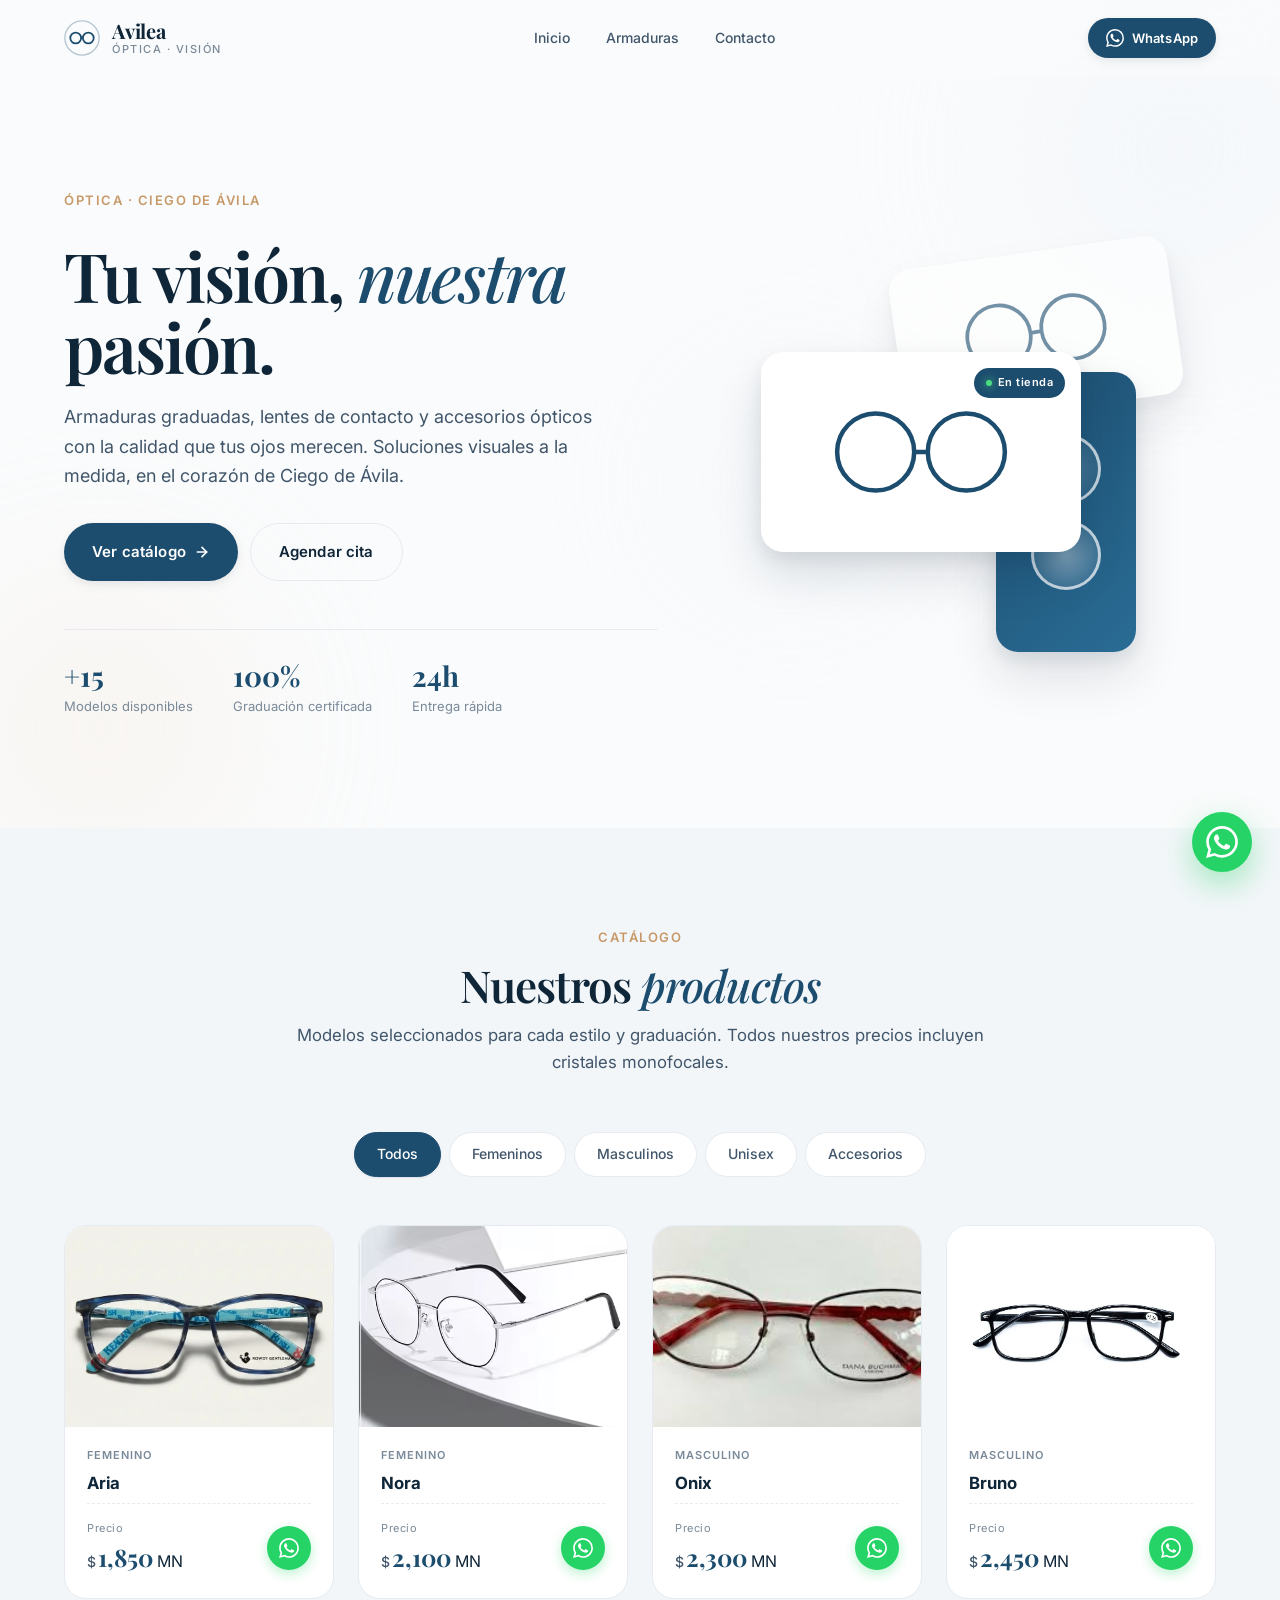
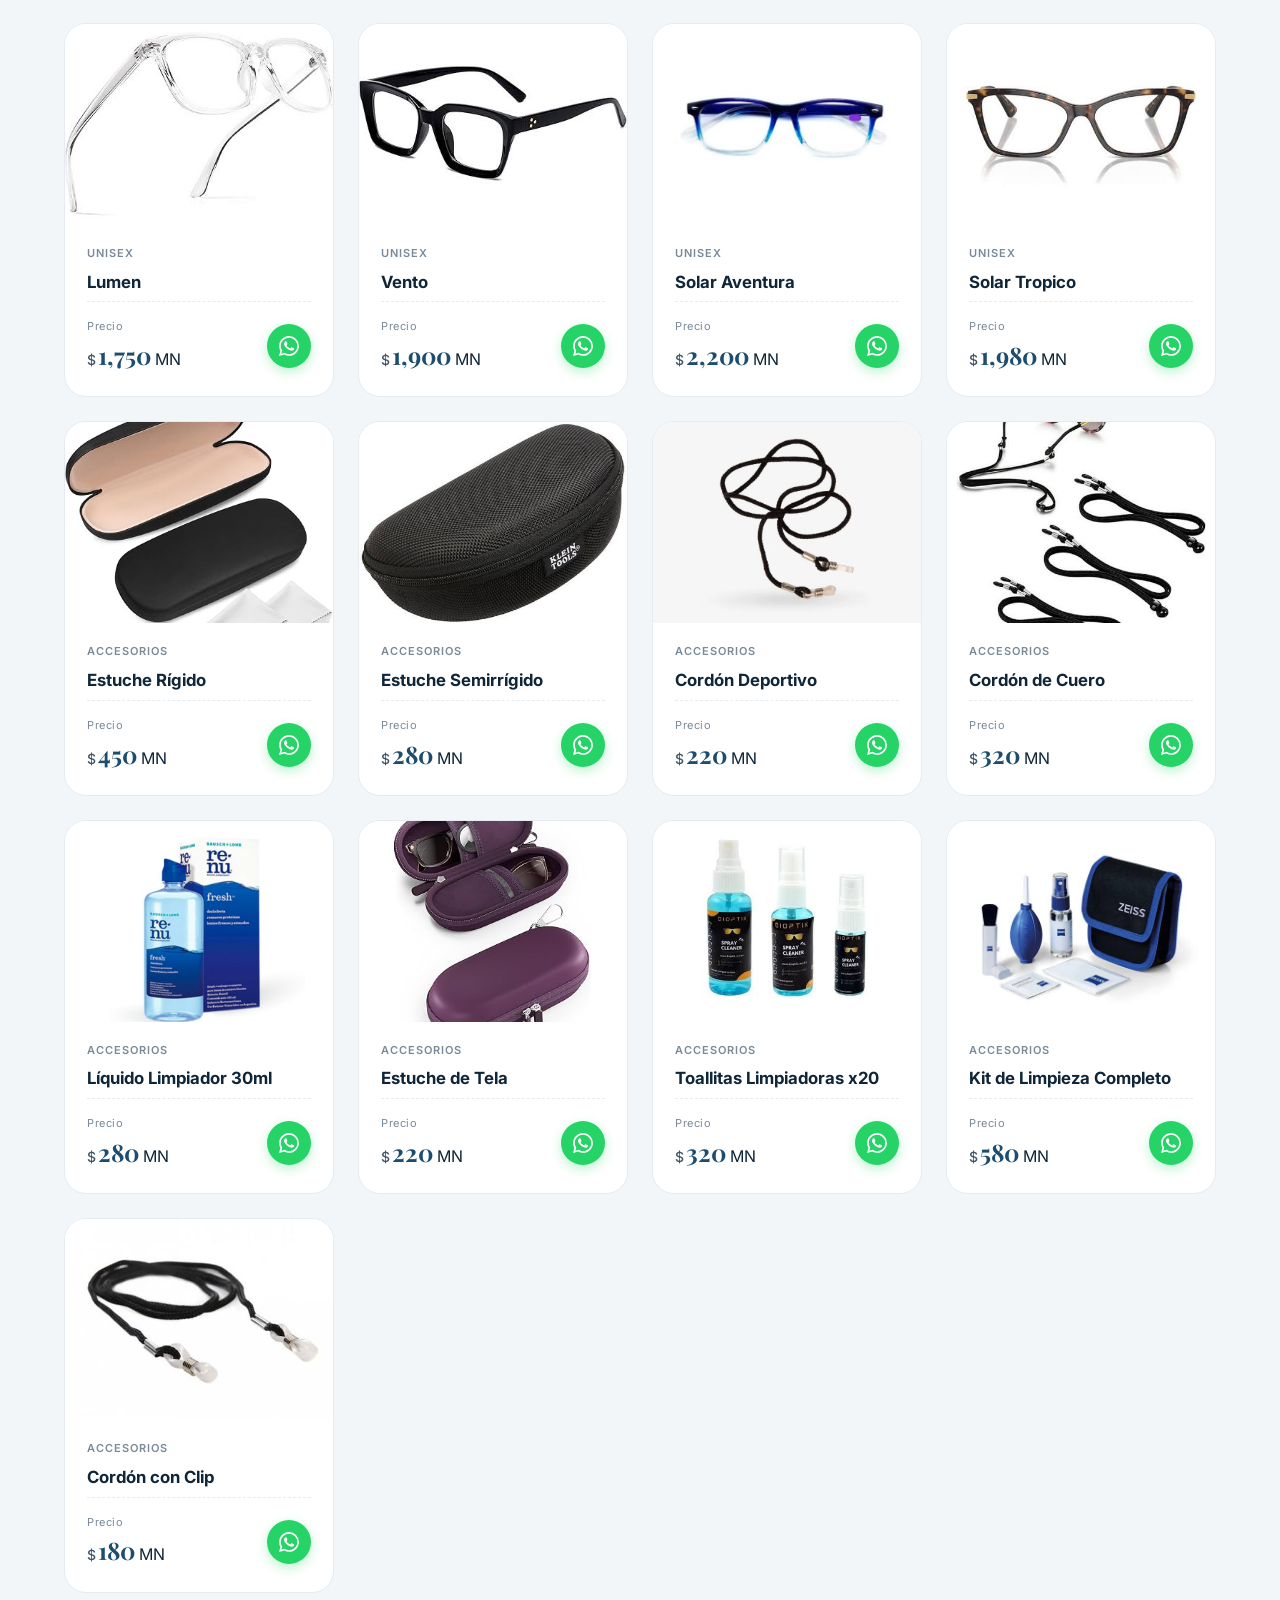
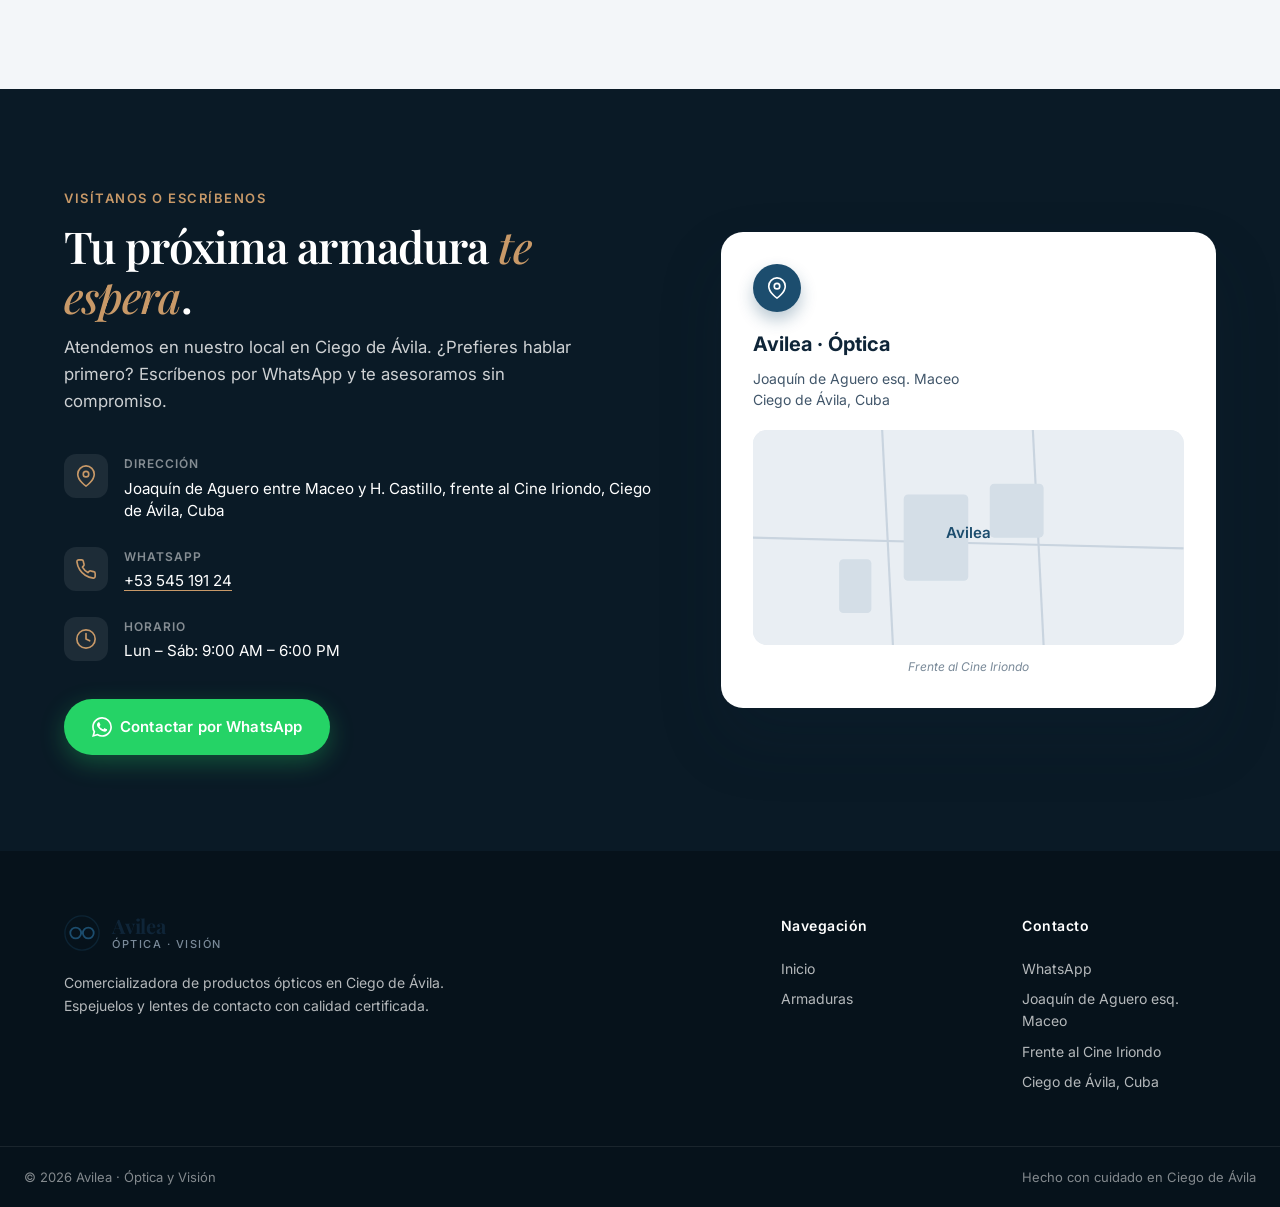
<file: index.html>
<!DOCTYPE html>
<html lang="es">
<head>
  <meta charset="UTF-8" />
  <meta name="viewport" content="width=device-width, initial-scale=1.0" />
  <title>Avilea · Óptica y Visión</title>
  <meta name="description" content="Avilea - Tienda oftalmológica en Ciego de Ávila. Armaduras graduadas, lentes de contacto y lentes de sol. Calidad óptica al alcance de todos." />
  <link rel="preconnect" href="https://fonts.googleapis.com">
  <link rel="preconnect" href="https://fonts.gstatic.com" crossorigin>
  <link href="https://fonts.googleapis.com/css2?family=Inter:wght@300;400;500;600;700;800&family=Playfair+Display:wght@500;600;700&display=swap" rel="stylesheet">
  <link rel="stylesheet" href="styles.css" />
</head>
<body>

  <!-- ============== NAVBAR ============== -->
  <header class="navbar" id="navbar">
    <div class="container nav-inner">
      <a href="#inicio" class="logo">
        <svg class="logo-mark" viewBox="0 0 40 40" fill="none" xmlns="http://www.w3.org/2000/svg" aria-hidden="true">
          <circle cx="20" cy="20" r="19" stroke="currentColor" stroke-width="1.5" opacity="0.3"/>
          <circle cx="13" cy="20" r="6" stroke="currentColor" stroke-width="2"/>
          <circle cx="27" cy="20" r="6" stroke="currentColor" stroke-width="2"/>
          <line x1="19" y1="20" x2="21" y2="20" stroke="currentColor" stroke-width="2"/>
        </svg>
        <div class="logo-text">
          <span class="logo-name">Avilea</span>
          <span class="logo-sub">Óptica · Visión</span>
        </div>
      </a>

      <nav class="nav-links" id="navLinks">
        <a href="#inicio">Inicio</a>
        <a href="#armaduras">Armaduras</a>
        <a href="#contacto">Contacto</a>
      </nav>

      <a href="https://wa.me/5354519124?text=Hola%20Avilea%2C%20me%20interesa%20conocer%20m%C3%A1s%20sobre%20sus%20productos" class="btn btn-primary nav-cta" target="_blank" rel="noopener">
        <svg width="18" height="18" viewBox="0 0 24 24" fill="currentColor" aria-hidden="true"><path d="M.057 24l1.687-6.163a11.867 11.867 0 01-1.587-5.946C.16 5.335 5.495 0 12.05 0a11.817 11.817 0 018.413 3.488 11.824 11.824 0 013.48 8.414c-.003 6.557-5.338 11.892-11.893 11.892a11.9 11.9 0 01-5.688-1.448L.057 24zm6.597-3.807c1.676.995 3.276 1.591 5.392 1.592 5.448 0 9.886-4.434 9.889-9.885.002-5.462-4.415-9.89-9.881-9.892-5.452 0-9.887 4.434-9.889 9.884-.001 2.225.651 3.891 1.746 5.634l-.999 3.648 3.742-.981zm11.387-5.464c-.074-.124-.272-.198-.57-.347-.297-.149-1.758-.868-2.031-.967-.272-.099-.47-.149-.669.149-.198.297-.768.967-.941 1.165-.173.198-.347.223-.644.074-.297-.149-1.255-.462-2.39-1.475-.883-.788-1.48-1.761-1.653-2.059-.173-.297-.018-.458.13-.606.134-.133.297-.347.446-.521.151-.172.2-.296.3-.495.099-.198.05-.372-.025-.521-.075-.149-.669-1.612-.916-2.207-.242-.579-.487-.501-.669-.51l-.57-.01c-.198 0-.52.074-.792.372s-1.04 1.016-1.04 2.479 1.065 2.876 1.213 3.074c.149.198 2.095 3.2 5.076 4.487.709.306 1.263.489 1.694.626.712.226 1.36.194 1.872.118.571-.085 1.758-.719 2.006-1.413.248-.695.248-1.29.173-1.414z"/></svg>
        WhatsApp
      </a>

      <button class="nav-toggle" id="navToggle" aria-label="Menú">
        <span></span><span></span><span></span>
      </button>
    </div>
  </header>

  <!-- ============== HERO ============== -->
  <section class="hero" id="inicio">
    <div class="hero-bg">
      <div class="blob blob-1"></div>
      <div class="blob blob-2"></div>
      <div class="blob blob-3"></div>
    </div>
    <div class="container hero-inner">
      <div class="hero-content">
        <span class="eyebrow">Óptica · Ciego de Ávila</span>
        <h1 class="hero-title">
          Tu visión, <em>nuestra</em> pasión.
        </h1>
        <p class="hero-subtitle">
          Armaduras graduadas, lentes de contacto y accesorios ópticos con la calidad que tus ojos merecen. Soluciones visuales a la medida, en el corazón de Ciego de Ávila.
        </p>
        <div class="hero-cta">
          <a href="#armaduras" class="btn btn-primary btn-lg">
            Ver catálogo
            <svg width="16" height="16" viewBox="0 0 24 24" fill="none" stroke="currentColor" stroke-width="2.5" stroke-linecap="round" stroke-linejoin="round" aria-hidden="true"><line x1="5" y1="12" x2="19" y2="12"/><polyline points="12 5 19 12 12 19"/></svg>
          </a>
          <a href="https://wa.me/5354519124?text=Hola%20Avilea%2C%20me%20interesa%20agendar%20una%20cita" class="btn btn-ghost btn-lg" target="_blank" rel="noopener">
            Agendar cita
          </a>
        </div>

        <div class="hero-stats">
          <div class="stat">
            <span class="stat-num">+15</span>
            <span class="stat-label">Modelos disponibles</span>
          </div>
          <div class="stat">
            <span class="stat-num">100%</span>
            <span class="stat-label">Graduación certificada</span>
          </div>
          <div class="stat">
            <span class="stat-num">24h</span>
            <span class="stat-label">Entrega rápida</span>
          </div>
        </div>
      </div>

      <div class="hero-visual" aria-hidden="true">
        <div class="hero-card hero-card-back">
          <svg viewBox="0 0 240 120" xmlns="http://www.w3.org/2000/svg">
            <circle cx="80" cy="60" r="34" fill="none" stroke="currentColor" stroke-width="4"/>
            <circle cx="160" cy="60" r="34" fill="none" stroke="currentColor" stroke-width="4"/>
            <line x1="114" y1="60" x2="126" y2="60" stroke="currentColor" stroke-width="4"/>
          </svg>
        </div>
        <div class="hero-card hero-card-front">
          <svg viewBox="0 0 240 120" xmlns="http://www.w3.org/2000/svg">
            <circle cx="80" cy="60" r="34" fill="none" stroke="currentColor" stroke-width="4"/>
            <circle cx="160" cy="60" r="34" fill="none" stroke="currentColor" stroke-width="4"/>
            <line x1="114" y1="60" x2="126" y2="60" stroke="currentColor" stroke-width="4"/>
          </svg>
          <div class="card-tag">
            <span class="dot"></span>
            En tienda
          </div>
        </div>
        <div class="hero-card hero-card-side">
          <div class="lens-circle"></div>
          <div class="lens-circle lens-circle-2"></div>
        </div>
      </div>
    </div>
  </section>

  <!-- ============== CATÁLOGO ============== -->
  <section class="section section-alt" id="armaduras">
    <div class="container">
      <div class="section-head">
        <span class="eyebrow">Catálogo</span>
        <h2 class="section-title">Nuestros <em>productos</em></h2>
        <p class="section-sub">Modelos seleccionados para cada estilo y graduación. Todos nuestros precios incluyen cristales monofocales.</p>
      </div>

      <div class="filters" role="tablist">
        <button class="filter active" data-filter="all" role="tab">Todos</button>
        <button class="filter" data-filter="femenino" role="tab">Femeninos</button>
        <button class="filter" data-filter="masculino" role="tab">Masculinos</button>
        <button class="filter" data-filter="unisex" role="tab">Unisex</button>
        <button class="filter" data-filter="accesorios" role="tab">Accesorios</button>
      </div>

      <div class="catalog" id="catalog">
        <!-- Las tarjetas se inyectan con JS -->
      </div>
    </div>
  </section>

  <!-- ============== CONTACTO ============== -->
  <section class="section section-dark" id="contacto">
    <div class="container">
      <div class="contact-wrap">
        <div class="contact-left">
          <span class="eyebrow eyebrow-light">Visítanos o escríbenos</span>
          <h2 class="section-title light">Tu próxima armadura <em>te espera</em>.</h2>
          <p class="contact-sub">Atendemos en nuestro local en Ciego de Ávila. ¿Prefieres hablar primero? Escríbenos por WhatsApp y te asesoramos sin compromiso.</p>

          <div class="contact-info">
            <div class="info-row">
              <div class="info-icon">
                <svg viewBox="0 0 24 24" fill="none" stroke="currentColor" stroke-width="1.8" stroke-linecap="round" stroke-linejoin="round" aria-hidden="true"><path d="M21 10c0 7-9 13-9 13s-9-6-9-13a9 9 0 0 1 18 0z"/><circle cx="12" cy="10" r="3"/></svg>
              </div>
              <div>
                <span class="info-label">Dirección</span>
                <p>Joaquín de Aguero entre Maceo y H. Castillo, frente al Cine Iriondo, Ciego de Ávila, Cuba</p>
              </div>
            </div>

            <div class="info-row">
              <div class="info-icon">
                <svg viewBox="0 0 24 24" fill="none" stroke="currentColor" stroke-width="1.8" stroke-linecap="round" stroke-linejoin="round" aria-hidden="true"><path d="M22 16.92v3a2 2 0 0 1-2.18 2 19.79 19.79 0 0 1-8.63-3.07 19.5 19.5 0 0 1-6-6 19.79 19.79 0 0 1-3.07-8.67A2 2 0 0 1 4.11 2h3a2 2 0 0 1 2 1.72 12.84 12.84 0 0 0 .7 2.81 2 2 0 0 1-.45 2.11L8.09 9.91a16 16 0 0 0 6 6l1.27-1.27a2 2 0 0 1 2.11-.45 12.84 12.84 0 0 0 2.81.7A2 2 0 0 1 22 16.92z"/></svg>
              </div>
              <div>
                <span class="info-label">WhatsApp</span>
                <p><a href="https://wa.me/5354519124" target="_blank" rel="noopener" class="link-light">+53 545 191 24</a></p>
              </div>
            </div>

            <div class="info-row">
              <div class="info-icon">
                <svg viewBox="0 0 24 24" fill="none" stroke="currentColor" stroke-width="1.8" stroke-linecap="round" stroke-linejoin="round" aria-hidden="true"><circle cx="12" cy="12" r="10"/><polyline points="12 6 12 12 16 14"/></svg>
              </div>
              <div>
                <span class="info-label">Horario</span>
                <p>Lun – Sáb: 9:00 AM – 6:00 PM</p>
              </div>
            </div>
          </div>

          <a href="https://wa.me/5354519124?text=Hola%20Avilea%2C%20me%20gustar%C3%ADa%20m%C3%A1s%20informaci%C3%B3n" class="btn btn-wa btn-lg" target="_blank" rel="noopener">
            <svg width="20" height="20" viewBox="0 0 24 24" fill="currentColor" aria-hidden="true"><path d="M.057 24l1.687-6.163a11.867 11.867 0 01-1.587-5.946C.16 5.335 5.495 0 12.05 0a11.817 11.817 0 018.413 3.488 11.824 11.824 0 013.48 8.414c-.003 6.557-5.338 11.892-11.893 11.892a11.9 11.9 0 01-5.688-1.448L.057 24zm6.597-3.807c1.676.995 3.276 1.591 5.392 1.592 5.448 0 9.886-4.434 9.889-9.885.002-5.462-4.415-9.89-9.881-9.892-5.452 0-9.887 4.434-9.889 9.884-.001 2.225.651 3.891 1.746 5.634l-.999 3.648 3.742-.981zm11.387-5.464c-.074-.124-.272-.198-.57-.347-.297-.149-1.758-.868-2.031-.967-.272-.099-.47-.149-.669.149-.198.297-.768.967-.941 1.165-.173.198-.347.223-.644.074-.297-.149-1.255-.462-2.39-1.475-.883-.788-1.48-1.761-1.653-2.059-.173-.297-.018-.458.13-.606.134-.133.297-.347.446-.521.151-.172.2-.296.3-.495.099-.198.05-.372-.025-.521-.075-.149-.669-1.612-.916-2.207-.242-.579-.487-.501-.669-.51l-.57-.01c-.198 0-.52.074-.792.372s-1.04 1.016-1.04 2.479 1.065 2.876 1.213 3.074c.149.198 2.095 3.2 5.076 4.487.709.306 1.263.489 1.694.626.712.226 1.36.194 1.872.118.571-.085 1.758-.719 2.006-1.413.248-.695.248-1.29.173-1.414z"/></svg>
            Contactar por WhatsApp
          </a>
        </div>

        <div class="contact-right">
          <div class="map-card">
            <div class="map-pin">
              <svg viewBox="0 0 24 24" fill="none" stroke="currentColor" stroke-width="1.8" stroke-linecap="round" stroke-linejoin="round" aria-hidden="true"><path d="M21 10c0 7-9 13-9 13s-9-6-9-13a9 9 0 0 1 18 0z"/><circle cx="12" cy="10" r="3"/></svg>
            </div>
            <h4>Avilea · Óptica</h4>
            <p>Joaquín de Aguero esq. Maceo<br/>Ciego de Ávila, Cuba</p>
            <div class="map-fake">
              <svg viewBox="0 0 400 200" preserveAspectRatio="xMidYMid slice" aria-hidden="true">
                <rect width="400" height="200" fill="#e9eef3"/>
                <path d="M0 100 L400 110" stroke="#c9d4df" stroke-width="2"/>
                <path d="M120 0 L130 200" stroke="#c9d4df" stroke-width="2"/>
                <path d="M260 0 L270 200" stroke="#c9d4df" stroke-width="2"/>
                <rect x="140" y="60" width="60" height="80" fill="#d4dee7" rx="4"/>
                <rect x="220" y="50" width="50" height="50" fill="#d4dee7" rx="4"/>
                <rect x="80" y="120" width="30" height="50" fill="#d4dee7" rx="4"/>
                <text x="200" y="100" text-anchor="middle" fill="#1c4d6e" font-family="Inter" font-size="14" font-weight="600">Avilea</text>
              </svg>
            </div>
            <span class="map-note">Frente al Cine Iriondo</span>
          </div>
        </div>
      </div>
    </div>
  </section>

  <!-- ============== FOOTER ============== -->
  <footer class="footer">
    <div class="container footer-inner">
      <div class="footer-brand">
        <a href="#inicio" class="logo">
          <svg class="logo-mark" viewBox="0 0 40 40" fill="none" xmlns="http://www.w3.org/2000/svg" aria-hidden="true">
            <circle cx="20" cy="20" r="19" stroke="currentColor" stroke-width="1.5" opacity="0.3"/>
            <circle cx="13" cy="20" r="6" stroke="currentColor" stroke-width="2"/>
            <circle cx="27" cy="20" r="6" stroke="currentColor" stroke-width="2"/>
            <line x1="19" y1="20" x2="21" y2="20" stroke="currentColor" stroke-width="2"/>
          </svg>
          <div class="logo-text">
            <span class="logo-name">Avilea</span>
            <span class="logo-sub">Óptica · Visión</span>
          </div>
        </a>
        <p>Comercializadora de productos ópticos en Ciego de Ávila. Espejuelos y lentes de contacto con calidad certificada.</p>
      </div>

      <div class="footer-cols">
        <div class="footer-col">
          <h5>Navegación</h5>
          <a href="#inicio">Inicio</a>
          <a href="#armaduras">Armaduras</a>
        </div>
        <div class="footer-col">
          <h5>Contacto</h5>
          <a href="https://wa.me/5354519124" target="_blank" rel="noopener">WhatsApp</a>
          <span>Joaquín de Aguero esq. Maceo</span>
          <span>Frente al Cine Iriondo</span>
          <span>Ciego de Ávila, Cuba</span>
        </div>
      </div>
    </div>
    <div class="footer-bottom">
      <span>© 2026 Avilea · Óptica y Visión</span>
      <span>Hecho con cuidado en Ciego de Ávila</span>
    </div>
  </footer>

  <!-- Floating WhatsApp -->
  <a href="https://wa.me/5354519124?text=Hola%20Avilea%2C%20me%20gustar%C3%ADa%20m%C3%A1s%20informaci%C3%B3n" class="wa-float" target="_blank" rel="noopener" aria-label="Contactar por WhatsApp">
    <svg viewBox="0 0 24 24" fill="currentColor" aria-hidden="true"><path d="M.057 24l1.687-6.163a11.867 11.867 0 01-1.587-5.946C.16 5.335 5.495 0 12.05 0a11.817 11.817 0 018.413 3.488 11.824 11.824 0 013.48 8.414c-.003 6.557-5.338 11.892-11.893 11.892a11.9 11.9 0 01-5.688-1.448L.057 24zm6.597-3.807c1.676.995 3.276 1.591 5.392 1.592 5.448 0 9.886-4.434 9.889-9.885.002-5.462-4.415-9.89-9.881-9.892-5.452 0-9.887 4.434-9.889 9.884-.001 2.225.651 3.891 1.746 5.634l-.999 3.648 3.742-.981zm11.387-5.464c-.074-.124-.272-.198-.57-.347-.297-.149-1.758-.868-2.031-.967-.272-.099-.47-.149-.669.149-.198.297-.768.967-.941 1.165-.173.198-.347.223-.644.074-.297-.149-1.255-.462-2.39-1.475-.883-.788-1.48-1.761-1.653-2.059-.173-.297-.018-.458.13-.606.134-.133.297-.347.446-.521.151-.172.2-.296.3-.495.099-.198.05-.372-.025-.521-.075-.149-.669-1.612-.916-2.207-.242-.579-.487-.501-.669-.51l-.57-.01c-.198 0-.52.074-.792.372s-1.04 1.016-1.04 2.479 1.065 2.876 1.213 3.074c.149.198 2.095 3.2 5.076 4.487.709.306 1.263.489 1.694.626.712.226 1.36.194 1.872.118.571-.085 1.758-.719 2.006-1.413.248-.695.248-1.29.173-1.414z"/></svg>
  </a>

  <script src="script.js"></script>
</body>
</html>
</file>
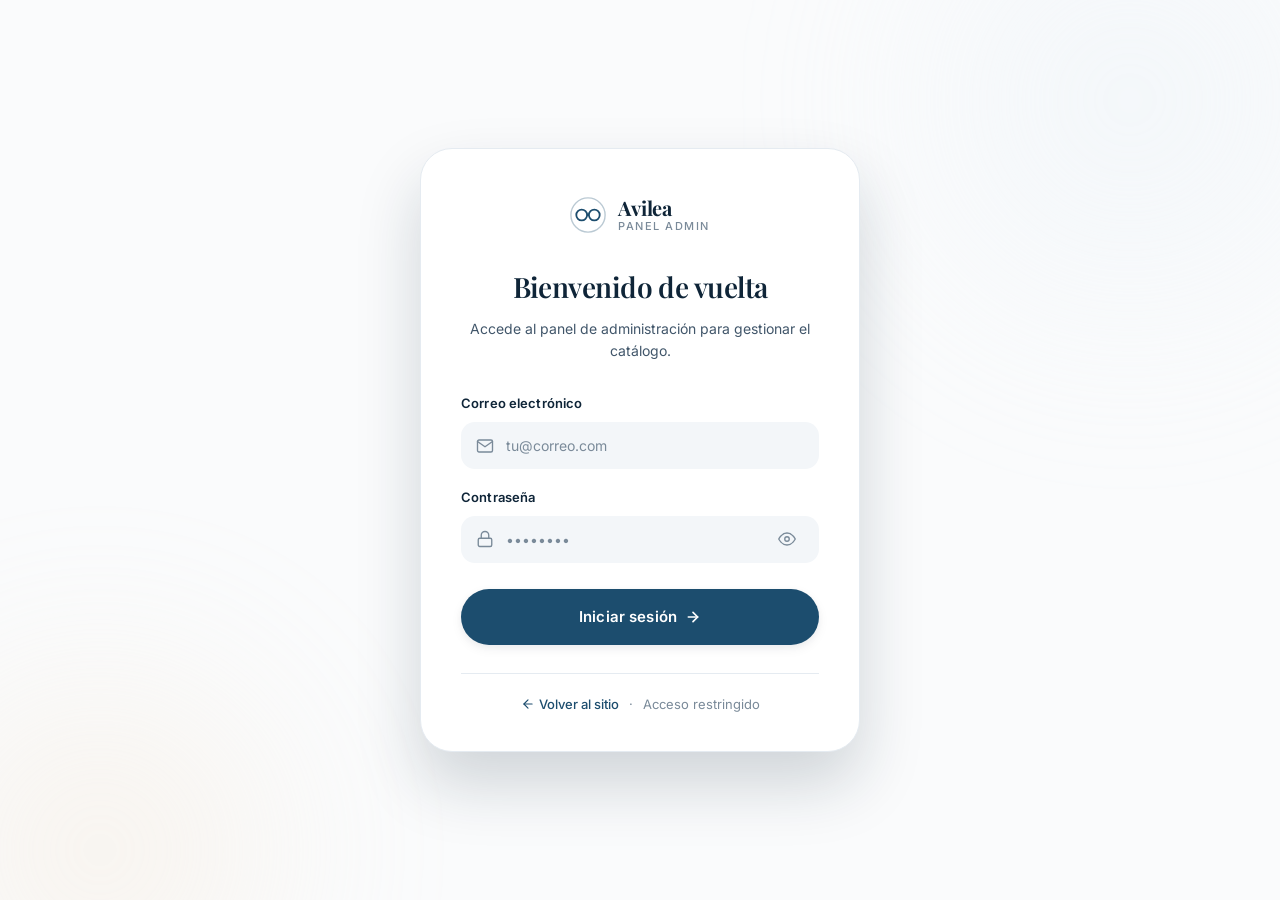
<file: admin.html>
<!DOCTYPE html>
<html lang="es">
<head>
  <meta charset="UTF-8" />
  <meta name="viewport" content="width=device-width, initial-scale=1.0" />
  <title>Avilea · Panel de Administración</title>
  <link rel="preconnect" href="https://fonts.googleapis.com">
  <link rel="preconnect" href="https://fonts.gstatic.com" crossorigin>
  <link href="https://fonts.googleapis.com/css2?family=Inter:wght@300;400;500;600;700;800&family=Playfair+Display:wght@500;600;700&display=swap" rel="stylesheet">
  <link rel="stylesheet" href="styles.css" />
  <link rel="stylesheet" href="admin.css" />
</head>
<body>

  <!-- ============== LOGIN ============== -->
  <section class="login-screen" id="loginScreen">
    <div class="login-bg">
      <div class="blob blob-1"></div>
      <div class="blob blob-2"></div>
    </div>

    <div class="login-card">
      <a href="index.html" class="logo logo-center">
        <svg class="logo-mark" viewBox="0 0 40 40" fill="none" xmlns="http://www.w3.org/2000/svg" aria-hidden="true">
          <circle cx="20" cy="20" r="19" stroke="currentColor" stroke-width="1.5" opacity="0.3"/>
          <circle cx="13" cy="20" r="6" stroke="currentColor" stroke-width="2"/>
          <circle cx="27" cy="20" r="6" stroke="currentColor" stroke-width="2"/>
          <line x1="19" y1="20" x2="21" y2="20" stroke="currentColor" stroke-width="2"/>
        </svg>
        <div class="logo-text">
          <span class="logo-name">Avilea</span>
          <span class="logo-sub">Panel Admin</span>
        </div>
      </a>

      <div class="login-head">
        <h1>Bienvenido de vuelta</h1>
        <p>Accede al panel de administración para gestionar el catálogo.</p>
      </div>

      <form class="login-form" id="loginForm" novalidate>
        <div class="field">
          <label for="loginEmail">Correo electrónico</label>
          <div class="input-wrap">
            <svg viewBox="0 0 24 24" fill="none" stroke="currentColor" stroke-width="1.8" stroke-linecap="round" stroke-linejoin="round" aria-hidden="true"><path d="M4 4h16c1.1 0 2 .9 2 2v12c0 1.1-.9 2-2 2H4c-1.1 0-2-.9-2-2V6c0-1.1.9-2 2-2z"/><polyline points="22,6 12,13 2,6"/></svg>
            <input type="email" id="loginEmail" placeholder="tu@correo.com" autocomplete="username" required />
          </div>
        </div>

        <div class="field">
          <label for="loginPassword">Contraseña</label>
          <div class="input-wrap">
            <svg viewBox="0 0 24 24" fill="none" stroke="currentColor" stroke-width="1.8" stroke-linecap="round" stroke-linejoin="round" aria-hidden="true"><rect x="3" y="11" width="18" height="11" rx="2"/><path d="M7 11V7a5 5 0 0 1 10 0v4"/></svg>
            <input type="password" id="loginPassword" placeholder="••••••••" autocomplete="current-password" required />
            <button type="button" class="toggle-pass" id="togglePass" aria-label="Mostrar contraseña">
              <svg viewBox="0 0 24 24" fill="none" stroke="currentColor" stroke-width="1.8" stroke-linecap="round" stroke-linejoin="round" aria-hidden="true"><path d="M1 12s4-8 11-8 11 8 11 8-4 8-11 8-11-8-11-8z"/><circle cx="12" cy="12" r="3"/></svg>
            </button>
          </div>
        </div>

        <div class="login-error" id="loginError" hidden>
          <svg viewBox="0 0 24 24" fill="none" stroke="currentColor" stroke-width="2" stroke-linecap="round" stroke-linejoin="round" aria-hidden="true"><circle cx="12" cy="12" r="10"/><line x1="12" y1="8" x2="12" y2="12"/><line x1="12" y1="16" x2="12.01" y2="16"/></svg>
          <span>Credenciales incorrectas. Inténtalo de nuevo.</span>
        </div>

        <button type="submit" class="btn btn-primary btn-lg btn-block">
          Iniciar sesión
          <svg width="16" height="16" viewBox="0 0 24 24" fill="none" stroke="currentColor" stroke-width="2.5" stroke-linecap="round" stroke-linejoin="round" aria-hidden="true"><line x1="5" y1="12" x2="19" y2="12"/><polyline points="12 5 19 12 12 19"/></svg>
        </button>
      </form>

      <div class="login-foot">
        <a href="index.html">
          <svg width="14" height="14" viewBox="0 0 24 24" fill="none" stroke="currentColor" stroke-width="2" stroke-linecap="round" stroke-linejoin="round" aria-hidden="true"><line x1="19" y1="12" x2="5" y2="12"/><polyline points="12 19 5 12 12 5"/></svg>
          Volver al sitio
        </a>
        <span>·</span>
        <span>Acceso restringido</span>
      </div>
    </div>
  </section>

  <!-- ============== ADMIN PANEL ============== -->
  <div class="admin-shell" id="adminShell" hidden>

    <!-- Sidebar -->
    <aside class="admin-sidebar">
      <a href="index.html" class="logo">
        <svg class="logo-mark" viewBox="0 0 40 40" fill="none" xmlns="http://www.w3.org/2000/svg" aria-hidden="true">
          <circle cx="20" cy="20" r="19" stroke="currentColor" stroke-width="1.5" opacity="0.3"/>
          <circle cx="13" cy="20" r="6" stroke="currentColor" stroke-width="2"/>
          <circle cx="27" cy="20" r="6" stroke="currentColor" stroke-width="2"/>
          <line x1="19" y1="20" x2="21" y2="20" stroke="currentColor" stroke-width="2"/>
        </svg>
        <div class="logo-text">
          <span class="logo-name">Avilea</span>
          <span class="logo-sub">Admin · v1</span>
        </div>
      </a>

      <nav class="admin-nav">
        <span class="nav-section">General</span>
        <a href="#dashboard" class="admin-link active" data-view="dashboard">
          <svg viewBox="0 0 24 24" fill="none" stroke="currentColor" stroke-width="1.8" stroke-linecap="round" stroke-linejoin="round" aria-hidden="true"><rect x="3" y="3" width="7" height="7"/><rect x="14" y="3" width="7" height="7"/><rect x="14" y="14" width="7" height="7"/><rect x="3" y="14" width="7" height="7"/></svg>
          Dashboard
        </a>
        <a href="#productos" class="admin-link" data-view="productos">
          <svg viewBox="0 0 24 24" fill="none" stroke="currentColor" stroke-width="1.8" stroke-linecap="round" stroke-linejoin="round" aria-hidden="true"><circle cx="12" cy="12" r="9"/><circle cx="12" cy="12" r="3"/></svg>
          Productos
          <span class="nav-badge" id="totalBadge">0</span>
        </a>
        <a href="#nuevo" class="admin-link" data-view="nuevo">
          <svg viewBox="0 0 24 24" fill="none" stroke="currentColor" stroke-width="1.8" stroke-linecap="round" stroke-linejoin="round" aria-hidden="true"><circle cx="12" cy="12" r="10"/><line x1="12" y1="8" x2="12" y2="16"/><line x1="8" y1="12" x2="16" y2="12"/></svg>
          Nuevo producto
        </a>

        <span class="nav-section">Sitio</span>
        <a href="index.html" target="_blank" class="admin-link">
          <svg viewBox="0 0 24 24" fill="none" stroke="currentColor" stroke-width="1.8" stroke-linecap="round" stroke-linejoin="round" aria-hidden="true"><path d="M18 13v6a2 2 0 0 1-2 2H5a2 2 0 0 1-2-2V8a2 2 0 0 1 2-2h6"/><polyline points="15 3 21 3 21 9"/><line x1="10" y1="14" x2="21" y2="3"/></svg>
          Ver sitio
        </a>
      </nav>

      <div class="sidebar-foot">
        <div class="user-card">
          <div class="avatar">O</div>
          <div>
            <strong>Onel Martínez</strong>
            <span>Administrador</span>
          </div>
        </div>
        <button class="btn-logout" id="logoutBtn">
          <svg viewBox="0 0 24 24" fill="none" stroke="currentColor" stroke-width="1.8" stroke-linecap="round" stroke-linejoin="round" aria-hidden="true"><path d="M9 21H5a2 2 0 0 1-2-2V5a2 2 0 0 1 2-2h4"/><polyline points="16 17 21 12 16 7"/><line x1="21" y1="12" x2="9" y2="12"/></svg>
          Cerrar sesión
        </button>
      </div>
    </aside>

    <!-- Main -->
    <main class="admin-main">

      <!-- Top bar -->
      <header class="admin-top">
        <button class="sidebar-toggle" id="sidebarToggle" aria-label="Menú">
          <svg viewBox="0 0 24 24" fill="none" stroke="currentColor" stroke-width="2" stroke-linecap="round" stroke-linejoin="round" aria-hidden="true"><line x1="3" y1="12" x2="21" y2="12"/><line x1="3" y1="6" x2="21" y2="6"/><line x1="3" y1="18" x2="21" y2="18"/></svg>
        </button>
        <div>
          <span class="top-eyebrow">Panel de control</span>
          <h2 class="top-title" id="topTitle">Dashboard</h2>
        </div>
        <div class="top-actions">
        </div>
      </header>

      <!-- Dashboard view -->
      <section class="view view-dashboard active" data-view="dashboard">
        <div class="kpi-grid">
          <div class="kpi">
            <div class="kpi-icon">
              <svg viewBox="0 0 24 24" fill="none" stroke="currentColor" stroke-width="1.8" stroke-linecap="round" stroke-linejoin="round" aria-hidden="true"><circle cx="12" cy="12" r="9"/><circle cx="12" cy="12" r="3"/></svg>
            </div>
            <div>
              <span class="kpi-label">Productos totales</span>
              <span class="kpi-value" id="kpiTotal">0</span>
            </div>
          </div>
          <div class="kpi">
            <div class="kpi-icon kpi-icon-2">
              <svg viewBox="0 0 24 24" fill="none" stroke="currentColor" stroke-width="1.8" stroke-linecap="round" stroke-linejoin="round" aria-hidden="true"><line x1="12" y1="1" x2="12" y2="23"/><path d="M17 5H9.5a3.5 3.5 0 0 0 0 7h5a3.5 3.5 0 0 1 0 7H6"/></svg>
            </div>
            <div>
              <span class="kpi-label">Precio promedio</span>
              <span class="kpi-value" id="kpiAvg">$0 MN</span>
            </div>
          </div>
          <div class="kpi">
            <div class="kpi-icon kpi-icon-3">
              <svg viewBox="0 0 24 24" fill="none" stroke="currentColor" stroke-width="1.8" stroke-linecap="round" stroke-linejoin="round" aria-hidden="true"><path d="M21 16V8a2 2 0 0 0-1-1.73l-7-4a2 2 0 0 0-2 0l-7 4A2 2 0 0 0 3 8v8a2 2 0 0 0 1 1.73l7 4a2 2 0 0 0 2 0l7-4A2 2 0 0 0 21 16z"/></svg>
            </div>
            <div>
              <span class="kpi-label">Categorías</span>
              <span class="kpi-value" id="kpiCats">0</span>
            </div>
          </div>
          <div class="kpi">
            <div class="kpi-icon kpi-icon-4">
              <svg viewBox="0 0 24 24" fill="none" stroke="currentColor" stroke-width="1.8" stroke-linecap="round" stroke-linejoin="round" aria-hidden="true"><polygon points="12 2 15.09 8.26 22 9.27 17 14.14 18.18 21.02 12 17.77 5.82 21.02 7 14.14 2 9.27 8.91 8.26 12 2"/></svg>
            </div>
            <div>
              <span class="kpi-label">Más caro</span>
              <span class="kpi-value" id="kpiMax">$0 MN</span>
            </div>
          </div>
        </div>

        <div class="dash-row">
          <div class="panel">
            <div class="panel-head">
              <h3>Productos recientes</h3>
              <a href="#" data-go="productos" class="panel-link">Ver todos →</a>
            </div>
            <div class="recent-list" id="recentList"></div>
          </div>

          <div class="panel">
            <div class="panel-head">
              <h3>Acciones rápidas</h3>
            </div>
            <div class="quick-actions">
              <button class="qa" data-go="nuevo">
                <div class="qa-icon">
                  <svg viewBox="0 0 24 24" fill="none" stroke="currentColor" stroke-width="2" stroke-linecap="round" stroke-linejoin="round" aria-hidden="true"><line x1="12" y1="5" x2="12" y2="19"/><line x1="5" y1="12" x2="19" y2="12"/></svg>
                </div>
                <div>
                  <strong>Agregar producto</strong>
                  <span>Sube una nueva armadura al catálogo</span>
                </div>
              </button>
              <button class="qa" data-go="productos">
                <div class="qa-icon qa-icon-2">
                  <svg viewBox="0 0 24 24" fill="none" stroke="currentColor" stroke-width="1.8" stroke-linecap="round" stroke-linejoin="round" aria-hidden="true"><path d="M21 15v4a2 2 0 0 1-2 2H5a2 2 0 0 1-2-2v-4"/><polyline points="17 8 12 3 7 8"/><line x1="12" y1="3" x2="12" y2="15"/></svg>
                </div>
                <div>
                  <strong>Exportar catálogo</strong>
                  <span>Descarga el listado en JSON</span>
                </div>
              </button>
            </div>
          </div>
        </div>
      </section>

      <!-- Productos view -->
      <section class="view view-productos" data-view="productos" hidden>
        <div class="panel">
          <div class="panel-head panel-head-toolbar">
            <div class="toolbar">
              <div class="search">
                <svg viewBox="0 0 24 24" fill="none" stroke="currentColor" stroke-width="1.8" stroke-linecap="round" stroke-linejoin="round" aria-hidden="true"><circle cx="11" cy="11" r="8"/><line x1="21" y1="21" x2="16.65" y2="16.65"/></svg>
                <input type="search" id="searchProduct" placeholder="Buscar producto…" />
              </div>
              <select id="filterCategory" class="select">
                <option value="all">Todas las categorías</option>
                <option value="femenino">Femenino</option>
                <option value="masculino">Masculino</option>
                <option value="unisex">Unisex</option>
                <option value="accesorios">Accesorios</option>
              </select>
            </div>
            <button class="btn btn-primary" data-go="nuevo">
              <svg width="14" height="14" viewBox="0 0 24 24" fill="none" stroke="currentColor" stroke-width="2.5" stroke-linecap="round" stroke-linejoin="round" aria-hidden="true"><line x1="12" y1="5" x2="12" y2="19"/><line x1="5" y1="12" x2="19" y2="12"/></svg>
              Nuevo producto
            </button>
          </div>

          <div class="table-wrap">
            <table class="data-table" id="productTable">
              <thead>
                <tr>
                  <th>Producto</th>
                  <th>Categoría</th>
                  <th>Precio</th>
                  <th class="th-actions">Acciones</th>
                </tr>
              </thead>
              <tbody id="productTableBody"></tbody>
            </table>
            <div class="empty-state" id="emptyState" hidden>
              <div class="empty-icon">
                <svg viewBox="0 0 24 24" fill="none" stroke="currentColor" stroke-width="1.5" stroke-linecap="round" stroke-linejoin="round" aria-hidden="true"><circle cx="12" cy="12" r="9"/><circle cx="12" cy="12" r="3"/></svg>
              </div>
              <h4>No hay productos</h4>
              <p>Empieza creando el primero.</p>
              <button class="btn btn-primary" data-go="nuevo">Crear producto</button>
            </div>
          </div>
        </div>
      </section>

      <!-- Nuevo producto view -->
      <section class="view view-nuevo" data-view="nuevo" hidden>
        <div class="form-grid">
          <form class="panel form-panel" id="productForm" novalidate>
            <div class="panel-head">
              <h3>Información del producto</h3>
              <p class="panel-sub">Completa los datos de la nueva armadura.</p>
            </div>

            <div class="field">
              <label for="pName">Nombre del producto</label>
              <div class="input-wrap">
                <svg viewBox="0 0 24 24" fill="none" stroke="currentColor" stroke-width="1.8" stroke-linecap="round" stroke-linejoin="round" aria-hidden="true"><path d="M20.59 13.41l-7.17 7.17a2 2 0 0 1-2.83 0L2 12V2h10l8.59 8.59a2 2 0 0 1 0 2.82z"/><line x1="7" y1="7" x2="7.01" y2="7"/></svg>
                <input type="text" id="pName" placeholder="Ej. Aria" required maxlength="40" />
              </div>
            </div>

            <div class="field-row">
              <div class="field">
                <label for="pCategory">Categoría</label>
                <div class="input-wrap">
                  <svg viewBox="0 0 24 24" fill="none" stroke="currentColor" stroke-width="1.8" stroke-linecap="round" stroke-linejoin="round" aria-hidden="true"><path d="M3 3h7v7H3z"/><path d="M14 3h7v7h-7z"/><path d="M14 14h7v7h-7z"/><path d="M3 14h7v7H3z"/></svg>
                  <select id="pCategory" required class="input-select">
                    <option value="">Selecciona…</option>
                    <option value="femenino">Femenino</option>
                    <option value="masculino">Masculino</option>
                    <option value="unisex">Unisex</option>
                    <option value="accesorios">Accesorios</option>
                  </select>
                </div>
              </div>

              <div class="field">
                <label for="pPrice">Precio (MN)</label>
                <div class="input-wrap">
                  <svg viewBox="0 0 24 24" fill="none" stroke="currentColor" stroke-width="1.8" stroke-linecap="round" stroke-linejoin="round" aria-hidden="true"><line x1="12" y1="1" x2="12" y2="23"/><path d="M17 5H9.5a3.5 3.5 0 0 0 0 7h5a3.5 3.5 0 0 1 0 7H6"/></svg>
                  <input type="number" id="pPrice" placeholder="0.00" min="0" step="0.01" required />
                </div>
              </div>
            </div>

            <div class="field">
              <label>Imagen del producto</label>
              <div class="upload-zone" id="uploadZone">
                <input type="file" id="pImage" accept="image/*" hidden />
                <div class="upload-content" id="uploadContent">
                  <div class="upload-icon">
                    <svg viewBox="0 0 24 24" fill="none" stroke="currentColor" stroke-width="1.5" stroke-linecap="round" stroke-linejoin="round" aria-hidden="true"><path d="M21 15v4a2 2 0 0 1-2 2H5a2 2 0 0 1-2-2v-4"/><polyline points="17 8 12 3 7 8"/><line x1="12" y1="3" x2="12" y2="15"/></svg>
                  </div>
                  <strong>Arrastra una imagen aquí</strong>
                  <span>o haz clic para seleccionar</span>
                  <em>PNG, JPG, WEBP · máx. 2MB</em>
                </div>
                <img id="uploadPreview" alt="" hidden />
              </div>
            </div>

            <div class="form-actions">
              <button type="button" class="btn btn-ghost" id="cancelBtn">Cancelar</button>
              <button type="submit" class="btn btn-primary">
                <svg width="14" height="14" viewBox="0 0 24 24" fill="none" stroke="currentColor" stroke-width="2.5" stroke-linecap="round" stroke-linejoin="round" aria-hidden="true"><polyline points="20 6 9 17 4 12"/></svg>
                Guardar producto
              </button>
            </div>
          </form>
        </div>
      </section>
    </main>
  </div>

  <!-- Toast -->
  <div class="toast-wrap" id="toastWrap"></div>

  <script src="admin.js"></script>
</body>
</html>
</file>
<file: styles.css>
/* =============================================
   AVILEA · ÓPTICA · CSS
   ============================================= */

:root {
  /* Palette - óptica: azul profundo + dorado cálido */
  --bg: #fafbfc;
  --bg-alt: #f3f6f9;
  --ink: #0f2538;
  --ink-soft: #41566a;
  --ink-mute: #7a8a99;
  --line: #e5ebf1;

  --primary: #1c4d6e;       /* azul óptico profundo */
  --primary-2: #2a6c95;
  --primary-soft: #e6eff6;
  --accent: #c89968;        /* dorado cálido */
  --accent-2: #b07e4d;

  --wa: #25d366;
  --wa-2: #1ebe5d;

  --white: #ffffff;
  --dark: #0a1a26;

  --shadow-sm: 0 1px 2px rgba(15,37,56,0.06), 0 1px 3px rgba(15,37,56,0.04);
  --shadow-md: 0 4px 12px rgba(15,37,56,0.06), 0 2px 6px rgba(15,37,56,0.04);
  --shadow-lg: 0 24px 48px rgba(15,37,56,0.12), 0 8px 16px rgba(15,37,56,0.08);
  --shadow-xl: 0 32px 64px rgba(15,37,56,0.18);

  --radius-sm: 8px;
  --radius: 14px;
  --radius-lg: 22px;
  --radius-xl: 32px;

  --container: 1200px;

  --ease: cubic-bezier(.22,.61,.36,1);
}

* { box-sizing: border-box; }
*::before, *::after { box-sizing: border-box; }

html { scroll-behavior: smooth; }

body {
  margin: 0;
  font-family: 'Inter', -apple-system, BlinkMacSystemFont, 'Segoe UI', sans-serif;
  font-size: 16px;
  line-height: 1.6;
  color: var(--ink);
  background: var(--bg);
  -webkit-font-smoothing: antialiased;
  -moz-osx-font-smoothing: grayscale;
  overflow-x: hidden;
}

img, svg { display: block; max-width: 100%; }
a { color: inherit; text-decoration: none; transition: color .2s var(--ease); }
button { font: inherit; cursor: pointer; border: none; background: none; color: inherit; }

.container {
  width: 100%;
  max-width: var(--container);
  margin: 0 auto;
  padding: 0 24px;
}

.section {
  padding: 96px 0;
  position: relative;
}
.section-alt {
  background: var(--bg-alt);
}
.section-dark {
  background: var(--dark);
  color: var(--white);
}

.section-head {
  text-align: center;
  max-width: 720px;
  margin: 0 auto 56px;
}

.eyebrow {
  display: inline-block;
  font-size: 13px;
  font-weight: 600;
  letter-spacing: 1.5px;
  color: var(--accent);
  text-transform: uppercase;
  margin-bottom: 12px;
}
.eyebrow-light {
  color: var(--accent);
}

.section-title {
  font-family: 'Playfair Display', Georgia, serif;
  font-size: clamp(2rem, 4vw, 2.75rem);
  font-weight: 600;
  line-height: 1.15;
  margin: 0 0 12px;
  color: var(--ink);
  letter-spacing: -0.02em;
}
.section-title em {
  font-style: italic;
  color: var(--primary);
  font-weight: 500;
}
.section-title.light {
  color: var(--white);
}
.section-title.light em {
  color: var(--accent);
}
.section-sub {
  font-size: 1.05rem;
  color: var(--ink-soft);
  margin: 8px 0 0;
}

/* ============== BUTTONS ============== */
.btn {
  display: inline-flex;
  align-items: center;
  justify-content: center;
  gap: 8px;
  padding: 12px 22px;
  border-radius: 999px;
  font-weight: 600;
  font-size: 14px;
  letter-spacing: 0.01em;
  transition: all .25s var(--ease);
  white-space: nowrap;
  cursor: pointer;
}
.btn-lg {
  padding: 16px 28px;
  font-size: 15px;
}
.btn-primary {
  background: var(--primary);
  color: var(--white);
  box-shadow: var(--shadow-md);
}
.btn-primary:hover {
  background: var(--primary-2);
  transform: translateY(-2px);
  box-shadow: var(--shadow-lg);
}
.btn-ghost {
  background: transparent;
  color: var(--ink);
  border: 1.5px solid var(--line);
}
.btn-ghost:hover {
  border-color: var(--primary);
  color: var(--primary);
  background: var(--white);
}
.btn-wa {
  background: var(--wa);
  color: var(--white);
  box-shadow: 0 8px 24px rgba(37,211,102,0.3);
}
.btn-wa:hover {
  background: var(--wa-2);
  transform: translateY(-2px);
  box-shadow: 0 12px 32px rgba(37,211,102,0.4);
}

/* ============== NAVBAR ============== */
.navbar {
  position: fixed;
  top: 0;
  left: 0;
  right: 0;
  z-index: 100;
  background: rgba(250,251,252,0.85);
  backdrop-filter: saturate(180%) blur(20px);
  -webkit-backdrop-filter: saturate(180%) blur(20px);
  border-bottom: 1px solid transparent;
  transition: all .3s var(--ease);
}
.navbar.scrolled {
  background: rgba(255,255,255,0.95);
  border-bottom-color: var(--line);
  box-shadow: var(--shadow-sm);
}

.nav-inner {
  display: flex;
  align-items: center;
  justify-content: space-between;
  height: 76px;
  gap: 24px;
}

.logo {
  display: flex;
  align-items: center;
  gap: 12px;
  color: var(--primary);
}
.logo-mark {
  width: 36px;
  height: 36px;
  flex-shrink: 0;
}
.logo-text {
  display: flex;
  flex-direction: column;
  line-height: 1;
}
.logo-name {
  font-family: 'Playfair Display', serif;
  font-weight: 700;
  font-size: 20px;
  color: var(--ink);
  letter-spacing: -0.01em;
}
.logo-sub {
  font-size: 11px;
  font-weight: 500;
  color: var(--ink-mute);
  letter-spacing: 1.5px;
  text-transform: uppercase;
  margin-top: 3px;
}

.nav-links {
  display: flex;
  gap: 36px;
  flex: 1;
  justify-content: center;
}
.nav-links a {
  font-size: 14px;
  font-weight: 500;
  color: var(--ink-soft);
  position: relative;
  padding: 6px 0;
}
.nav-links a::after {
  content: '';
  position: absolute;
  left: 0;
  bottom: 0;
  width: 0;
  height: 2px;
  background: var(--accent);
  transition: width .25s var(--ease);
}
.nav-links a:hover {
  color: var(--ink);
}
.nav-links a:hover::after {
  width: 100%;
}

.nav-cta {
  padding: 10px 18px;
  font-size: 13px;
}

.nav-toggle {
  display: none;
  flex-direction: column;
  gap: 5px;
  padding: 8px;
}
.nav-toggle span {
  width: 22px;
  height: 2px;
  background: var(--ink);
  border-radius: 2px;
  transition: all .25s var(--ease);
}

/* ============== HERO ============== */
.hero {
  padding-top: 76px;
  position: relative;
  overflow: hidden;
  min-height: 92vh;
  display: flex;
  align-items: center;
}

.hero-bg {
  position: absolute;
  inset: 0;
  z-index: 0;
  pointer-events: none;
}
.blob {
  position: absolute;
  border-radius: 50%;
  filter: blur(80px);
  opacity: 0.4;
  animation: float 20s ease-in-out infinite;
}
.blob-1 {
  width: 500px;
  height: 500px;
  background: radial-gradient(circle, var(--primary-soft), transparent 70%);
  top: -100px;
  right: -150px;
}
.blob-2 {
  width: 400px;
  height: 400px;
  background: radial-gradient(circle, #f4e4d0, transparent 70%);
  bottom: -100px;
  left: -100px;
  animation-delay: -7s;
}
.blob-3 {
  width: 300px;
  height: 300px;
  background: radial-gradient(circle, var(--primary-soft), transparent 70%);
  top: 40%;
  left: 50%;
  animation-delay: -14s;
}
@keyframes float {
  0%, 100% { transform: translate(0,0) scale(1); }
  33% { transform: translate(30px,-30px) scale(1.05); }
  66% { transform: translate(-20px,20px) scale(0.95); }
}

.hero-inner {
  position: relative;
  z-index: 1;
  display: grid;
  grid-template-columns: 1.2fr 1fr;
  gap: 64px;
  align-items: center;
  padding: 80px 24px;
}

.hero-title {
  font-family: 'Playfair Display', serif;
  font-size: clamp(2.5rem, 5.5vw, 4.25rem);
  line-height: 1.05;
  font-weight: 600;
  letter-spacing: -0.03em;
  margin: 16px 0 20px;
  color: var(--ink);
}
.hero-title em {
  font-style: italic;
  color: var(--primary);
  font-weight: 500;
}

.hero-subtitle {
  font-size: 1.125rem;
  color: var(--ink-soft);
  max-width: 540px;
  margin: 0 0 32px;
  line-height: 1.65;
}

.hero-cta {
  display: flex;
  gap: 12px;
  flex-wrap: wrap;
  margin-bottom: 48px;
}

.hero-stats {
  display: flex;
  gap: 40px;
  flex-wrap: wrap;
  padding-top: 32px;
  border-top: 1px solid var(--line);
}
.stat {
  display: flex;
  flex-direction: column;
}
.stat-num {
  font-family: 'Playfair Display', serif;
  font-size: 1.75rem;
  font-weight: 700;
  color: var(--primary);
  line-height: 1;
}
.stat-label {
  font-size: 13px;
  color: var(--ink-mute);
  margin-top: 6px;
}

/* Hero Visual */
.hero-visual {
  position: relative;
  height: 480px;
  display: flex;
  align-items: center;
  justify-content: center;
}
.hero-card {
  position: absolute;
  border-radius: var(--radius-lg);
  background: var(--white);
  box-shadow: var(--shadow-lg);
  padding: 24px;
  display: flex;
  align-items: center;
  justify-content: center;
}
.hero-card svg {
  width: 100%;
  height: 100%;
  color: var(--primary);
}
.hero-card-back {
  width: 280px;
  height: 160px;
  top: 40px;
  right: 40px;
  transform: rotate(-8deg);
  opacity: 0.6;
  animation: floatCard 8s ease-in-out infinite;
}
.hero-card-front {
  width: 320px;
  height: 200px;
  top: 140px;
  left: 40px;
  z-index: 2;
  animation: floatCard 8s ease-in-out infinite -2s;
}
.hero-card-front .card-tag {
  position: absolute;
  top: 16px;
  right: 16px;
  background: var(--primary);
  color: var(--white);
  font-size: 11px;
  font-weight: 600;
  padding: 6px 12px;
  border-radius: 999px;
  display: flex;
  align-items: center;
  gap: 6px;
  letter-spacing: 0.5px;
}
.card-tag .dot {
  width: 6px;
  height: 6px;
  border-radius: 50%;
  background: #4ade80;
  box-shadow: 0 0 8px #4ade80;
  animation: pulse 1.5s ease-in-out infinite;
}
@keyframes pulse {
  0%, 100% { opacity: 1; }
  50% { opacity: 0.4; }
}
.hero-card-side {
  width: 140px;
  height: 280px;
  bottom: 40px;
  right: 80px;
  background: linear-gradient(135deg, var(--primary), var(--primary-2));
  flex-direction: column;
  gap: 16px;
  animation: floatCard 8s ease-in-out infinite -4s;
}
.lens-circle {
  width: 70px;
  height: 70px;
  border-radius: 50%;
  border: 3px solid rgba(255,255,255,0.7);
  background: radial-gradient(circle, rgba(255,255,255,0.2), transparent);
}
.lens-circle-2 {
  background: radial-gradient(circle, rgba(255,255,255,0.4), transparent);
}

@keyframes floatCard {
  0%, 100% { transform: translateY(0) rotate(var(--rot, 0)); }
  50% { transform: translateY(-12px) rotate(var(--rot, 0)); }
}
.hero-card-back { --rot: -8deg; }
.hero-card-front { --rot: 0deg; }

/* ============== ABOUT ============== */
.about-grid {
  display: grid;
  grid-template-columns: repeat(3, 1fr);
  gap: 24px;
}
.about-card {
  background: var(--white);
  border-radius: var(--radius-lg);
  padding: 40px 32px;
  border: 1px solid var(--line);
  transition: all .35s var(--ease);
  position: relative;
  overflow: hidden;
}
.about-card::before {
  content: '';
  position: absolute;
  top: 0;
  left: 0;
  right: 0;
  height: 3px;
  background: linear-gradient(90deg, var(--primary), var(--accent));
  transform: scaleX(0);
  transform-origin: left;
  transition: transform .35s var(--ease);
}
.about-card:hover {
  transform: translateY(-6px);
  box-shadow: var(--shadow-lg);
  border-color: transparent;
}
.about-card:hover::before {
  transform: scaleX(1);
}
.about-icon {
  width: 56px;
  height: 56px;
  border-radius: var(--radius);
  background: var(--primary-soft);
  color: var(--primary);
  display: flex;
  align-items: center;
  justify-content: center;
  margin-bottom: 24px;
}
.about-icon svg { width: 28px; height: 28px; }
.about-card h3 {
  font-size: 1.25rem;
  font-weight: 700;
  margin: 0 0 12px;
  color: var(--ink);
}
.about-card p {
  color: var(--ink-soft);
  margin: 0;
  line-height: 1.65;
}

/* ============== CATALOG ============== */
.filters {
  display: flex;
  justify-content: center;
  gap: 8px;
  flex-wrap: wrap;
  margin-bottom: 48px;
}
.filter {
  padding: 10px 22px;
  background: var(--white);
  border-radius: 999px;
  font-size: 14px;
  font-weight: 500;
  color: var(--ink-soft);
  border: 1.5px solid var(--line);
  transition: all .2s var(--ease);
}
.filter:hover {
  border-color: var(--primary);
  color: var(--primary);
}
.filter.active {
  background: var(--primary);
  color: var(--white);
  border-color: var(--primary);
  box-shadow: var(--shadow-sm);
}

.catalog {
  display: grid;
  grid-template-columns: repeat(auto-fill, minmax(260px, 1fr));
  gap: 24px;
}

.product-card {
  background: var(--white);
  border-radius: var(--radius-lg);
  overflow: hidden;
  border: 1px solid var(--line);
  transition: all .3s var(--ease);
  display: flex;
  flex-direction: column;
}
.product-card:hover {
  transform: translateY(-4px);
  box-shadow: var(--shadow-lg);
  border-color: transparent;
}

.product-image {
  position: relative;
  aspect-ratio: 4/3;
  background: #ffffff;
  display: flex;
  align-items: center;
  justify-content: center;
  overflow: hidden;
}
.product-image::before {
  content: '';
  position: absolute;
  inset: 0;
  background: transparent;
}
.product-image svg {
  width: 75%;
  height: auto;
  transition: transform .5s var(--ease);
  filter: drop-shadow(0 8px 12px rgba(15,37,56,0.15));
}
.product-card:hover .product-image svg {
  transform: scale(1.06) rotate(-2deg);
}
.product-image img {
  width: 100%;
  height: 100%;
  object-fit: cover;
  transition: transform .5s var(--ease);
  filter: drop-shadow(0 6px 10px rgba(15,37,56,0.12));
}
.product-card:hover .product-image img {
  transform: scale(1.04);
}
.product-badge {
  position: absolute;
  top: 12px;
  left: 12px;
  padding: 4px 12px;
  border-radius: 999px;
  background: var(--white);
  color: var(--ink);
  font-size: 11px;
  font-weight: 600;
  letter-spacing: 0.5px;
  box-shadow: var(--shadow-sm);
}
.product-badge.new {
  background: var(--accent);
  color: var(--white);
}
.product-badge.hot {
  background: #f97316;
  color: var(--white);
}

.product-body {
  padding: 20px 22px 22px;
  display: flex;
  flex-direction: column;
  flex: 1;
}
.product-category {
  font-size: 11px;
  font-weight: 600;
  letter-spacing: 1px;
  text-transform: uppercase;
  color: var(--ink-mute);
  margin-bottom: 6px;
}
.product-name {
  font-size: 1.05rem;
  font-weight: 700;
  color: var(--ink);
  margin: 0 0 6px;
}
.product-desc {
  font-size: 13px;
  color: var(--ink-soft);
  margin: 0 0 16px;
  line-height: 1.5;
}
.product-footer {
  display: flex;
  align-items: center;
  justify-content: space-between;
  margin-top: auto;
  padding-top: 16px;
  border-top: 1px dashed var(--line);
}
.product-price {
  display: flex;
  flex-direction: column;
}
.product-price .label {
  font-size: 11px;
  color: var(--ink-mute);
  letter-spacing: 0.5px;
}
.product-price .value {
  font-size: 1.5rem;
  font-weight: 700;
  color: var(--primary);
  font-family: 'Playfair Display', serif;
}
.product-price .currency {
  font-size: 0.875rem;
  color: var(--ink-soft);
  font-weight: 500;
  margin-right: 2px;
  font-family: 'Inter', sans-serif;
}

.product-btn {
  width: 44px;
  height: 44px;
  border-radius: 50%;
  background: var(--wa);
  color: var(--white);
  display: flex;
  align-items: center;
  justify-content: center;
  transition: all .25s var(--ease);
  flex-shrink: 0;
  box-shadow: 0 4px 12px rgba(37,211,102,0.3);
}
.product-btn:hover {
  background: var(--wa-2);
  transform: scale(1.1) rotate(8deg);
}
.product-btn svg { width: 20px; height: 20px; }

/* ============== SERVICES ============== */
.services-grid {
  display: grid;
  grid-template-columns: repeat(2, 1fr);
  gap: 24px;
}
.service {
  background: var(--white);
  border: 1px solid var(--line);
  border-radius: var(--radius-lg);
  padding: 36px 32px;
  transition: all .3s var(--ease);
  position: relative;
}
.service:hover {
  border-color: var(--primary);
  box-shadow: var(--shadow-md);
}
.service-featured {
  background: var(--primary);
  color: var(--white);
  border-color: var(--primary);
  background-image: radial-gradient(circle at 100% 0%, rgba(200,153,104,0.2), transparent 50%);
}
.service-featured .service-list li {
  color: rgba(255,255,255,0.85);
}
.service-featured .service-list li::before {
  background: var(--accent);
}
.service-num {
  font-family: 'Playfair Display', serif;
  font-size: 1.25rem;
  font-weight: 700;
  color: var(--accent);
  letter-spacing: 0.05em;
  margin-bottom: 16px;
}
.service h3 {
  font-size: 1.5rem;
  font-weight: 700;
  margin: 0 0 12px;
  color: var(--ink);
}
.service-featured h3 { color: var(--white); }
.service p {
  color: var(--ink-soft);
  margin: 0 0 20px;
  line-height: 1.6;
}
.service-featured p { color: rgba(255,255,255,0.9); }
.service-list {
  list-style: none;
  padding: 0;
  margin: 0;
}
.service-list li {
  font-size: 14px;
  color: var(--ink-soft);
  padding: 6px 0 6px 24px;
  position: relative;
}
.service-list li::before {
  content: '';
  position: absolute;
  left: 0;
  top: 14px;
  width: 8px;
  height: 8px;
  border-radius: 50%;
  background: var(--primary);
}

/* ============== CONTACT ============== */
.contact-wrap {
  display: grid;
  grid-template-columns: 1.2fr 1fr;
  gap: 64px;
  align-items: center;
}
.contact-sub {
  font-size: 1.05rem;
  color: rgba(255,255,255,0.8);
  max-width: 520px;
  margin: 0 0 40px;
}
.contact-info {
  display: flex;
  flex-direction: column;
  gap: 24px;
  margin-bottom: 36px;
}
.info-row {
  display: flex;
  gap: 16px;
  align-items: flex-start;
}
.info-icon {
  width: 44px;
  height: 44px;
  border-radius: 12px;
  background: rgba(255,255,255,0.08);
  color: var(--accent);
  display: flex;
  align-items: center;
  justify-content: center;
  flex-shrink: 0;
}
.info-icon svg { width: 22px; height: 22px; }
.info-label {
  display: block;
  font-size: 12px;
  letter-spacing: 1px;
  text-transform: uppercase;
  color: rgba(255,255,255,0.5);
  margin-bottom: 4px;
  font-weight: 600;
}
.info-row p {
  margin: 0;
  color: var(--white);
  font-size: 0.95rem;
  line-height: 1.5;
}
.link-light {
  color: var(--white);
  border-bottom: 1px solid var(--accent);
  transition: color .2s;
}
.link-light:hover { color: var(--accent); }

.map-card {
  background: var(--white);
  color: var(--ink);
  border-radius: var(--radius-lg);
  padding: 32px;
  box-shadow: var(--shadow-xl);
}
.map-pin {
  width: 48px;
  height: 48px;
  border-radius: 50%;
  background: var(--primary);
  color: var(--white);
  display: flex;
  align-items: center;
  justify-content: center;
  margin-bottom: 16px;
  box-shadow: 0 8px 16px rgba(28,77,110,0.3);
}
.map-pin svg { width: 22px; height: 22px; }
.map-card h4 {
  margin: 0 0 8px;
  font-size: 1.25rem;
  font-weight: 700;
}
.map-card > p {
  color: var(--ink-soft);
  font-size: 14px;
  line-height: 1.5;
  margin: 0 0 20px;
}
.map-fake {
  border-radius: var(--radius);
  overflow: hidden;
  margin-bottom: 12px;
  background: #e9eef3;
}
.map-fake svg {
  width: 100%;
  height: auto;
  display: block;
}
.map-note {
  display: block;
  font-size: 12px;
  color: var(--ink-mute);
  text-align: center;
  font-style: italic;
}

/* ============== FOOTER ============== */
.footer {
  background: #06121b;
  color: rgba(255,255,255,0.7);
  padding: 64px 0 0;
}
.footer-inner {
  display: grid;
  grid-template-columns: 1.5fr 1fr;
  gap: 64px;
  padding-bottom: 48px;
}
.footer-brand p {
  margin: 20px 0 0;
  max-width: 380px;
  font-size: 14px;
  line-height: 1.65;
}
.footer-cols {
  display: grid;
  grid-template-columns: 1fr 1fr;
  gap: 48px;
}
.footer-col h5 {
  color: var(--white);
  margin: 0 0 16px;
  font-size: 14px;
  font-weight: 600;
  letter-spacing: 0.5px;
}
.footer-col a, .footer-col span {
  display: block;
  font-size: 14px;
  padding: 4px 0;
  color: rgba(255,255,255,0.7);
  transition: color .2s;
}
.footer-col a:hover { color: var(--accent); }

.footer-bottom {
  border-top: 1px solid rgba(255,255,255,0.08);
  padding: 20px 24px;
  display: flex;
  justify-content: space-between;
  align-items: center;
  font-size: 13px;
  color: rgba(255,255,255,0.5);
  flex-wrap: wrap;
  gap: 8px;
}

/* ============== FLOATING WA ============== */
.wa-float {
  position: fixed;
  bottom: 28px;
  right: 28px;
  width: 60px;
  height: 60px;
  border-radius: 50%;
  background: var(--wa);
  color: var(--white);
  display: flex;
  align-items: center;
  justify-content: center;
  box-shadow: 0 12px 32px rgba(37,211,102,0.4);
  z-index: 99;
  transition: all .3s var(--ease);
  animation: bounce 2s ease-in-out infinite;
}
.wa-float:hover {
  background: var(--wa-2);
  transform: scale(1.08);
  box-shadow: 0 16px 40px rgba(37,211,102,0.5);
}
.wa-float svg { width: 32px; height: 32px; }
@keyframes bounce {
  0%, 100% { transform: translateY(0); }
  50% { transform: translateY(-6px); }
}

/* ============== RESPONSIVE ============== */
@media (max-width: 980px) {
  .hero-inner { grid-template-columns: 1fr; gap: 32px; padding: 48px 24px; }
  .hero-visual { height: 380px; }
  .about-grid { grid-template-columns: 1fr; }
  .services-grid { grid-template-columns: 1fr; }
  .contact-wrap { grid-template-columns: 1fr; gap: 48px; }
  .footer-inner { grid-template-columns: 1fr; gap: 48px; }
  .section { padding: 72px 0; }
}
@media (max-width: 720px) {
  .nav-links, .nav-cta { display: none; }
  .nav-toggle { display: flex; }
  .navbar.menu-open .nav-links {
    display: flex;
    flex-direction: column;
    position: absolute;
    top: 76px;
    left: 0;
    right: 0;
    background: var(--white);
    padding: 24px;
    gap: 16px;
    border-bottom: 1px solid var(--line);
    box-shadow: var(--shadow-md);
  }
  .hero-visual { display: none; }
  .hero-stats { gap: 24px; }
  .stat-num { font-size: 1.5rem; }
  .hero-cta .btn { width: 100%; }
  .wa-float { width: 54px; height: 54px; bottom: 20px; right: 20px; }
  .wa-float svg { width: 26px; height: 26px; }
  .footer-cols { grid-template-columns: 1fr; gap: 32px; }
  .footer-bottom { flex-direction: column; text-align: center; }
}

/* Reveal animations */
.reveal {
  opacity: 0;
  transform: translateY(20px);
  transition: opacity .7s var(--ease), transform .7s var(--ease);
}
.reveal.in {
  opacity: 1;
  transform: translateY(0);
}
</file>
<file: admin.css>
/* =============================================
   AVILEA · Admin · CSS
   ============================================= */

/* El atributo [hidden] debe ganar siempre sobre reglas de display */
[hidden] { display: none !important; }

/* ----- LOGIN ----- */
.login-screen {
  min-height: 100vh;
  display: flex;
  align-items: center;
  justify-content: center;
  padding: 40px 24px;
  position: relative;
  background: var(--bg);
  overflow: hidden;
}
.login-bg {
  position: absolute;
  inset: 0;
  z-index: 0;
  pointer-events: none;
}
.login-bg .blob-1 {
  width: 600px;
  height: 600px;
  background: radial-gradient(circle, var(--primary-soft), transparent 70%);
  top: -200px;
  right: -150px;
}
.login-bg .blob-2 {
  width: 500px;
  height: 500px;
  background: radial-gradient(circle, #f4e4d0, transparent 70%);
  bottom: -200px;
  left: -150px;
  animation-delay: -7s;
}

.login-card {
  position: relative;
  z-index: 1;
  width: 100%;
  max-width: 440px;
  background: var(--white);
  border-radius: var(--radius-xl);
  padding: 48px 40px 36px;
  box-shadow: var(--shadow-xl);
  border: 1px solid var(--line);
}
.logo-center {
  justify-content: center;
  margin-bottom: 32px;
  text-align: left;
}
.logo-center .logo-text { align-items: flex-start; }

.login-head {
  text-align: center;
  margin-bottom: 32px;
}
.login-head h1 {
  font-family: 'Playfair Display', serif;
  font-size: 1.75rem;
  font-weight: 600;
  color: var(--ink);
  margin: 0 0 8px;
  letter-spacing: -0.02em;
}
.login-head p {
  color: var(--ink-soft);
  font-size: 14px;
  margin: 0;
  line-height: 1.55;
}

.login-form {
  display: flex;
  flex-direction: column;
  gap: 18px;
}

.field {
  display: flex;
  flex-direction: column;
  gap: 8px;
}
.field label {
  font-size: 13px;
  font-weight: 600;
  color: var(--ink);
  letter-spacing: 0.01em;
}

.input-wrap {
  position: relative;
  display: flex;
  align-items: center;
  background: var(--bg-alt);
  border: 1.5px solid transparent;
  border-radius: var(--radius);
  transition: all .2s var(--ease);
  padding: 0 14px;
}
.input-wrap:focus-within {
  background: var(--white);
  border-color: var(--primary);
  box-shadow: 0 0 0 4px rgba(28,77,110,0.08);
}
.input-wrap svg {
  width: 18px;
  height: 18px;
  color: var(--ink-mute);
  flex-shrink: 0;
}
.input-wrap input,
.input-wrap select {
  flex: 1;
  min-width: 0;
  background: transparent;
  border: none;
  outline: none;
  padding: 14px 12px;
  font-size: 14px;
  color: var(--ink);
  font-family: inherit;
}
.input-wrap input::placeholder { color: var(--ink-mute); }
.input-select {
  appearance: none;
  -webkit-appearance: none;
  background-image: url("data:image/svg+xml,%3Csvg xmlns='http://www.w3.org/2000/svg' width='14' height='14' viewBox='0 0 24 24' fill='none' stroke='%2341566a' stroke-width='2' stroke-linecap='round' stroke-linejoin='round'%3E%3Cpolyline points='6 9 12 15 18 9'/%3E%3C/svg%3E");
  background-repeat: no-repeat;
  background-position: right 14px center;
  padding-right: 36px;
  cursor: pointer;
}

.toggle-pass {
  background: none;
  border: none;
  padding: 8px;
  color: var(--ink-mute);
  display: flex;
  align-items: center;
  cursor: pointer;
  border-radius: 6px;
  transition: color .2s;
}
.toggle-pass:hover { color: var(--primary); }
.toggle-pass svg { width: 18px; height: 18px; }

.btn-block {
  width: 100%;
  margin-top: 8px;
}

.login-error {
  display: flex;
  align-items: center;
  gap: 8px;
  background: #fef2f2;
  color: #b91c1c;
  padding: 12px 14px;
  border-radius: var(--radius);
  font-size: 13px;
  border: 1px solid #fecaca;
  animation: shake 0.4s var(--ease);
}
.login-error svg { width: 18px; height: 18px; flex-shrink: 0; }

@keyframes shake {
  0%, 100% { transform: translateX(0); }
  25% { transform: translateX(-6px); }
  75% { transform: translateX(6px); }
}

.login-foot {
  margin-top: 28px;
  padding-top: 20px;
  border-top: 1px solid var(--line);
  display: flex;
  align-items: center;
  justify-content: center;
  gap: 10px;
  font-size: 13px;
  color: var(--ink-mute);
}
.login-foot a {
  color: var(--primary);
  font-weight: 500;
  display: inline-flex;
  align-items: center;
  gap: 4px;
}
.login-foot a:hover { color: var(--primary-2); }

/* =============================================
   ADMIN SHELL
   ============================================= */
.admin-shell {
  display: grid;
  grid-template-columns: 260px 1fr;
  min-height: 100vh;
  background: var(--bg);
}

/* ----- SIDEBAR ----- */
.admin-sidebar {
  background: var(--dark);
  color: rgba(255,255,255,0.85);
  padding: 28px 20px;
  position: sticky;
  top: 0;
  height: 100vh;
  display: flex;
  flex-direction: column;
  gap: 32px;
  border-right: 1px solid rgba(255,255,255,0.05);
}
.admin-sidebar .logo-name { color: var(--white); }
.admin-sidebar .logo-sub { color: var(--accent); }

.admin-nav {
  display: flex;
  flex-direction: column;
  gap: 4px;
  flex: 1;
}
.nav-section {
  font-size: 11px;
  letter-spacing: 1.5px;
  text-transform: uppercase;
  color: rgba(255,255,255,0.4);
  font-weight: 600;
  margin: 8px 12px;
}
.admin-link {
  display: flex;
  align-items: center;
  gap: 12px;
  padding: 11px 14px;
  border-radius: var(--radius);
  font-size: 14px;
  font-weight: 500;
  color: rgba(255,255,255,0.7);
  transition: all .2s var(--ease);
  position: relative;
}
.admin-link svg { width: 18px; height: 18px; flex-shrink: 0; }
.admin-link:hover {
  background: rgba(255,255,255,0.05);
  color: var(--white);
}
.admin-link.active {
  background: linear-gradient(90deg, rgba(28,77,110,0.4), rgba(200,153,104,0.15));
  color: var(--white);
}
.admin-link.active::before {
  content: '';
  position: absolute;
  left: 0;
  top: 8px;
  bottom: 8px;
  width: 3px;
  background: var(--accent);
  border-radius: 0 3px 3px 0;
}
.nav-badge {
  margin-left: auto;
  background: var(--accent);
  color: var(--white);
  font-size: 11px;
  font-weight: 700;
  padding: 2px 8px;
  border-radius: 999px;
  min-width: 22px;
  text-align: center;
}

.sidebar-foot {
  border-top: 1px solid rgba(255,255,255,0.08);
  padding-top: 20px;
  display: flex;
  flex-direction: column;
  gap: 12px;
}
.user-card {
  display: flex;
  align-items: center;
  gap: 12px;
  padding: 8px 4px;
}
.avatar {
  width: 40px;
  height: 40px;
  border-radius: 50%;
  background: linear-gradient(135deg, var(--accent), var(--accent-2));
  color: var(--white);
  display: flex;
  align-items: center;
  justify-content: center;
  font-weight: 700;
  font-size: 16px;
}
.user-card div { display: flex; flex-direction: column; line-height: 1.3; }
.user-card strong { color: var(--white); font-size: 14px; font-weight: 600; }
.user-card span { font-size: 12px; color: rgba(255,255,255,0.5); }

.btn-logout {
  display: flex;
  align-items: center;
  justify-content: center;
  gap: 8px;
  width: 100%;
  padding: 10px;
  background: rgba(255,255,255,0.04);
  color: rgba(255,255,255,0.8);
  border-radius: var(--radius);
  font-size: 13px;
  font-weight: 500;
  transition: all .2s;
  border: 1px solid rgba(255,255,255,0.06);
}
.btn-logout:hover {
  background: rgba(220,38,38,0.15);
  color: #fca5a5;
  border-color: rgba(220,38,38,0.2);
}
.btn-logout svg { width: 16px; height: 16px; }

/* ----- MAIN ----- */
.admin-main {
  display: flex;
  flex-direction: column;
  min-height: 100vh;
}

.admin-top {
  display: flex;
  align-items: center;
  gap: 16px;
  padding: 24px 32px;
  background: var(--white);
  border-bottom: 1px solid var(--line);
  position: sticky;
  top: 0;
  z-index: 10;
}
.sidebar-toggle {
  display: none;
  width: 40px;
  height: 40px;
  border-radius: var(--radius);
  background: var(--bg-alt);
  color: var(--ink);
  align-items: center;
  justify-content: center;
}
.sidebar-toggle svg { width: 20px; height: 20px; }

.top-eyebrow {
  display: block;
  font-size: 12px;
  font-weight: 600;
  color: var(--accent);
  text-transform: uppercase;
  letter-spacing: 1.5px;
  margin-bottom: 4px;
}
.top-title {
  margin: 0;
  font-family: 'Playfair Display', serif;
  font-size: 1.5rem;
  font-weight: 600;
  color: var(--ink);
  letter-spacing: -0.01em;
}
.top-actions {
  margin-left: auto;
  display: flex;
  gap: 8px;
}
.icon-btn {
  position: relative;
  width: 40px;
  height: 40px;
  border-radius: var(--radius);
  background: var(--bg-alt);
  color: var(--ink-soft);
  display: flex;
  align-items: center;
  justify-content: center;
  transition: all .2s;
}
.icon-btn:hover { background: var(--primary-soft); color: var(--primary); }
.icon-btn svg { width: 18px; height: 18px; }
.dot-notif {
  position: absolute;
  top: 8px;
  right: 8px;
  width: 8px;
  height: 8px;
  background: #ef4444;
  border-radius: 50%;
  border: 2px solid var(--white);
}

/* ----- VIEWS ----- */
.view {
  padding: 32px;
  animation: fadeUp .4s var(--ease);
}
@keyframes fadeUp {
  from { opacity: 0; transform: translateY(8px); }
  to { opacity: 1; transform: translateY(0); }
}

/* ----- PANELS ----- */
.panel {
  background: var(--white);
  border: 1px solid var(--line);
  border-radius: var(--radius-lg);
  padding: 28px;
  margin-bottom: 24px;
}
.panel:last-child { margin-bottom: 0; }
.panel-head {
  margin-bottom: 24px;
  display: flex;
  align-items: flex-start;
  justify-content: space-between;
  gap: 16px;
  flex-wrap: wrap;
}
.panel-head h3 {
  margin: 0;
  font-size: 1.15rem;
  font-weight: 700;
  color: var(--ink);
}
.panel-sub {
  margin: 4px 0 0;
  color: var(--ink-soft);
  font-size: 13px;
}
.panel-link {
  font-size: 13px;
  font-weight: 600;
  color: var(--primary);
}
.panel-link:hover { color: var(--primary-2); }

.panel-head-toolbar {
  align-items: center;
}

/* ----- KPI ----- */
.kpi-grid {
  display: grid;
  grid-template-columns: repeat(4, 1fr);
  gap: 20px;
  margin-bottom: 24px;
}
.kpi {
  background: var(--white);
  border: 1px solid var(--line);
  border-radius: var(--radius-lg);
  padding: 22px;
  display: flex;
  align-items: center;
  gap: 16px;
  transition: all .25s var(--ease);
}
.kpi:hover {
  transform: translateY(-2px);
  box-shadow: var(--shadow-md);
  border-color: transparent;
}
.kpi-icon {
  width: 48px;
  height: 48px;
  border-radius: var(--radius);
  background: var(--primary-soft);
  color: var(--primary);
  display: flex;
  align-items: center;
  justify-content: center;
  flex-shrink: 0;
}
.kpi-icon svg { width: 22px; height: 22px; }
.kpi-icon-2 { background: #fef3e2; color: var(--accent); }
.kpi-icon-3 { background: #e0f2fe; color: #0284c7; }
.kpi-icon-4 { background: #fce7f3; color: #be185d; }
.kpi-label {
  display: block;
  font-size: 12px;
  color: var(--ink-mute);
  font-weight: 500;
  margin-bottom: 4px;
}
.kpi-value {
  display: block;
  font-family: 'Playfair Display', serif;
  font-size: 1.5rem;
  font-weight: 700;
  color: var(--ink);
  line-height: 1;
}

/* ----- DASHBOARD ROW ----- */
.dash-row {
  display: grid;
  grid-template-columns: 1.4fr 1fr;
  gap: 24px;
}
.recent-list {
  display: flex;
  flex-direction: column;
  gap: 8px;
}
.recent-item {
  display: flex;
  align-items: center;
  gap: 14px;
  padding: 12px;
  border-radius: var(--radius);
  transition: background .2s;
}
.recent-item:hover { background: var(--bg-alt); }
.recent-thumb {
  width: 48px;
  height: 48px;
  border-radius: 10px;
  background: var(--bg-alt);
  overflow: hidden;
  flex-shrink: 0;
  display: flex;
  align-items: center;
  justify-content: center;
  color: var(--primary);
}
.recent-thumb img { width: 100%; height: 100%; object-fit: cover; }
.recent-info { flex: 1; min-width: 0; }
.recent-info strong {
  display: block;
  font-size: 14px;
  font-weight: 600;
  color: var(--ink);
  white-space: nowrap;
  overflow: hidden;
  text-overflow: ellipsis;
}
.recent-info span { font-size: 12px; color: var(--ink-mute); }
.recent-price {
  font-family: 'Playfair Display', serif;
  font-weight: 700;
  color: var(--primary);
  font-size: 15px;
}

.quick-actions {
  display: flex;
  flex-direction: column;
  gap: 12px;
}
.qa {
  display: flex;
  align-items: center;
  gap: 14px;
  padding: 16px;
  background: var(--bg-alt);
  border-radius: var(--radius);
  text-align: left;
  transition: all .2s;
  border: 1px solid transparent;
}
.qa:hover {
  background: var(--white);
  border-color: var(--primary);
  transform: translateX(4px);
}
.qa-icon {
  width: 44px;
  height: 44px;
  border-radius: 10px;
  background: var(--primary);
  color: var(--white);
  display: flex;
  align-items: center;
  justify-content: center;
  flex-shrink: 0;
}
.qa-icon-2 { background: var(--accent); }
.qa-icon svg { width: 20px; height: 20px; }
.qa strong { display: block; color: var(--ink); font-size: 14px; font-weight: 600; }
.qa span { font-size: 12px; color: var(--ink-mute); }

/* ----- TOOLBAR ----- */
.toolbar {
  display: flex;
  align-items: center;
  gap: 12px;
  flex: 1;
  flex-wrap: wrap;
}
.search {
  position: relative;
  display: flex;
  align-items: center;
  background: var(--bg-alt);
  border-radius: var(--radius);
  padding: 0 14px;
  flex: 1;
  max-width: 320px;
  border: 1.5px solid transparent;
  transition: all .2s;
}
.search:focus-within {
  background: var(--white);
  border-color: var(--primary);
  box-shadow: 0 0 0 4px rgba(28,77,110,0.08);
}
.search svg { width: 16px; height: 16px; color: var(--ink-mute); }
.search input {
  flex: 1;
  background: transparent;
  border: none;
  outline: none;
  padding: 10px 10px;
  font-size: 14px;
  color: var(--ink);
  font-family: inherit;
}
.select {
  background: var(--bg-alt);
  border: 1.5px solid transparent;
  border-radius: var(--radius);
  padding: 10px 36px 10px 14px;
  font-size: 14px;
  font-family: inherit;
  color: var(--ink);
  cursor: pointer;
  appearance: none;
  background-image: url("data:image/svg+xml,%3Csvg xmlns='http://www.w3.org/2000/svg' width='14' height='14' viewBox='0 0 24 24' fill='none' stroke='%2341566a' stroke-width='2' stroke-linecap='round' stroke-linejoin='round'%3E%3Cpolyline points='6 9 12 15 18 9'/%3E%3C/svg%3E");
  background-repeat: no-repeat;
  background-position: right 14px center;
  transition: all .2s;
}
.select:hover { border-color: var(--primary); }

/* ----- TABLE ----- */
.table-wrap {
  overflow-x: auto;
  margin: 0 -28px -28px;
}
.data-table {
  width: 100%;
  border-collapse: collapse;
  min-width: 600px;
}
.data-table thead {
  background: var(--bg-alt);
}
.data-table th {
  text-align: left;
  font-size: 12px;
  font-weight: 600;
  letter-spacing: 0.5px;
  text-transform: uppercase;
  color: var(--ink-mute);
  padding: 14px 20px;
  white-space: nowrap;
}
.data-table tbody tr {
  border-top: 1px solid var(--line);
  transition: background .2s;
}
.data-table tbody tr:hover { background: var(--bg-alt); }
.data-table td {
  padding: 16px 20px;
  font-size: 14px;
  color: var(--ink);
  vertical-align: middle;
}
.th-actions { text-align: right; }
.td-actions { text-align: right; white-space: nowrap; }

.row-product {
  display: flex;
  align-items: center;
  gap: 14px;
}
.row-thumb {
  width: 44px;
  height: 44px;
  border-radius: 10px;
  background: linear-gradient(135deg, #f6f8fb, #e9eef3);
  overflow: hidden;
  flex-shrink: 0;
  display: flex;
  align-items: center;
  justify-content: center;
}
.row-thumb img { width: 100%; height: 100%; object-fit: cover; }
.row-thumb svg { width: 28px; height: 28px; color: var(--primary); }
.row-name {
  font-weight: 600;
  color: var(--ink);
}
.row-id {
  display: block;
  font-size: 11px;
  color: var(--ink-mute);
  font-weight: 500;
  font-family: 'Inter', monospace;
  margin-top: 2px;
}
.cat-chip {
  display: inline-block;
  padding: 4px 10px;
  border-radius: 999px;
  font-size: 12px;
  font-weight: 600;
  letter-spacing: 0.3px;
}
.cat-femenino { background: #fce7f3; color: #be185d; }
.cat-masculino { background: #dbeafe; color: #1e40af; }
.cat-unisex { background: #d1fae5; color: #047857; }
.cat-accesorios { background: #ede9fe; color: #6d28d9; }

.row-price {
  font-family: 'Playfair Display', serif;
  font-weight: 700;
  color: var(--primary);
  font-size: 16px;
}
.row-price small { font-family: 'Inter', sans-serif; font-size: 11px; color: var(--ink-mute); font-weight: 500; }

.btn-icon {
  width: 36px;
  height: 36px;
  border-radius: 8px;
  display: inline-flex;
  align-items: center;
  justify-content: center;
  background: transparent;
  color: var(--ink-soft);
  transition: all .2s;
  margin-left: 4px;
}
.btn-icon:hover { background: var(--bg-alt); color: var(--ink); }
.btn-icon.danger:hover { background: #fef2f2; color: #dc2626; }
.btn-icon svg { width: 16px; height: 16px; }

.empty-state {
  text-align: center;
  padding: 64px 24px;
  color: var(--ink-soft);
}
.empty-icon {
  width: 80px;
  height: 80px;
  margin: 0 auto 16px;
  border-radius: 50%;
  background: var(--bg-alt);
  display: flex;
  align-items: center;
  justify-content: center;
  color: var(--ink-mute);
}
.empty-icon svg { width: 32px; height: 32px; }
.empty-state h4 {
  margin: 0 0 4px;
  font-size: 1.05rem;
  color: var(--ink);
  font-weight: 700;
}
.empty-state p { margin: 0 0 16px; font-size: 14px; }

/* ----- FORM ----- */
.form-grid {
  display: block;
  max-width: 720px;
}
.form-panel {
  display: flex;
  flex-direction: column;
}
.form-panel .panel-head { margin-bottom: 24px; }
.form-panel .field,
.form-panel .field-row {
  margin-bottom: 24px;
}
.field-row {
  display: grid;
  grid-template-columns: 1fr 1fr;
  gap: 16px;
}
.form-actions {
  display: flex;
  justify-content: flex-end;
  gap: 10px;
  margin-top: 8px;
  padding-top: 24px;
  border-top: 1px solid var(--line);
}

/* Upload */
.upload-zone {
  position: relative;
  border: 2px dashed var(--line);
  border-radius: var(--radius);
  background: var(--bg-alt);
  min-height: 200px;
  display: flex;
  align-items: center;
  justify-content: center;
  cursor: pointer;
  transition: all .25s var(--ease);
  overflow: hidden;
  margin-bottom: 24px;
}
.upload-zone:hover, .upload-zone.drag {
  border-color: var(--primary);
  background: var(--primary-soft);
}
.upload-zone.has-image {
  border-style: solid;
  border-color: var(--primary);
}
.upload-content {
  text-align: center;
  padding: 24px;
  display: flex;
  flex-direction: column;
  align-items: center;
  gap: 4px;
}
.upload-content strong { font-size: 14px; color: var(--ink); margin-top: 8px; }
.upload-content span { font-size: 13px; color: var(--ink-soft); }
.upload-content em { font-size: 11px; color: var(--ink-mute); font-style: normal; margin-top: 4px; }
.upload-icon {
  width: 48px;
  height: 48px;
  border-radius: 50%;
  background: var(--white);
  display: flex;
  align-items: center;
  justify-content: center;
  color: var(--primary);
  box-shadow: var(--shadow-sm);
}
.upload-icon svg { width: 22px; height: 22px; }
#uploadPreview {
  width: 100%;
  height: 100%;
  object-fit: contain;
  max-height: 280px;
  background: var(--white);
}

/* ----- TOAST ----- */
.toast-wrap {
  position: fixed;
  bottom: 28px;
  right: 28px;
  z-index: 1000;
  display: flex;
  flex-direction: column;
  gap: 10px;
}
.toast {
  display: flex;
  align-items: center;
  gap: 12px;
  padding: 14px 20px;
  background: var(--dark);
  color: var(--white);
  border-radius: var(--radius);
  box-shadow: var(--shadow-lg);
  font-size: 14px;
  font-weight: 500;
  min-width: 240px;
  animation: toastIn .35s var(--ease);
}
.toast.success { background: #15803d; }
.toast.error { background: #b91c1c; }
.toast svg { width: 20px; height: 20px; flex-shrink: 0; }
.toast.leaving { animation: toastOut .3s var(--ease) forwards; }
@keyframes toastIn {
  from { transform: translateX(100%); opacity: 0; }
  to { transform: translateX(0); opacity: 1; }
}
@keyframes toastOut {
  to { transform: translateX(100%); opacity: 0; }
}

/* =============================================
   RESPONSIVE
   ============================================= */
@media (max-width: 1100px) {
  .kpi-grid { grid-template-columns: repeat(2, 1fr); }
  .dash-row { grid-template-columns: 1fr; }
  .form-grid { grid-template-columns: 1fr; }
}
@media (max-width: 800px) {
  .admin-shell { grid-template-columns: 1fr; }
  .admin-sidebar {
    position: fixed;
    left: -280px;
    width: 260px;
    z-index: 50;
    transition: left .3s var(--ease);
  }
  .admin-shell.menu-open .admin-sidebar { left: 0; }
  .admin-shell.menu-open::after {
    content: '';
    position: fixed;
    inset: 0;
    background: rgba(0,0,0,0.4);
    z-index: 40;
    backdrop-filter: blur(2px);
  }
  .sidebar-toggle { display: flex; }
  .kpi-grid { grid-template-columns: 1fr; }
  .field-row { grid-template-columns: 1fr; }
  .view { padding: 20px; }
  .admin-top { padding: 16px 20px; }
}
</file>
